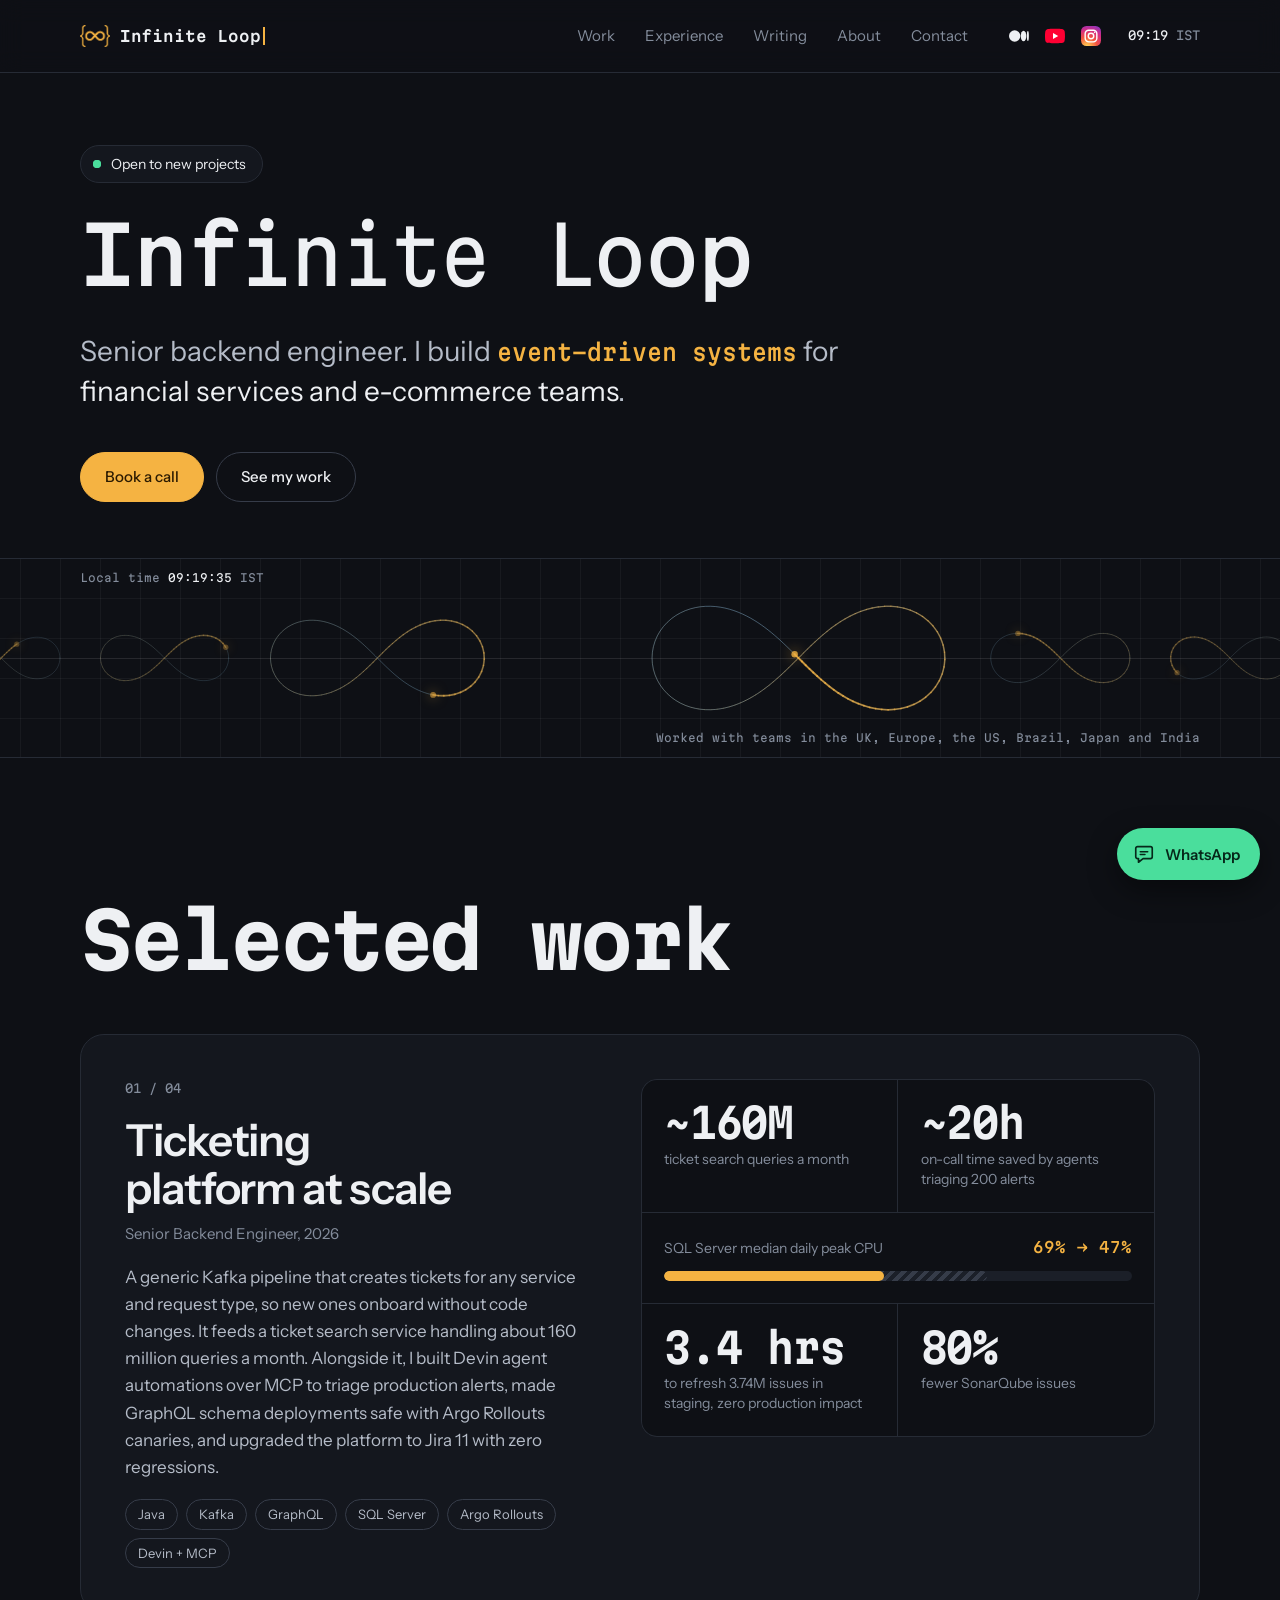
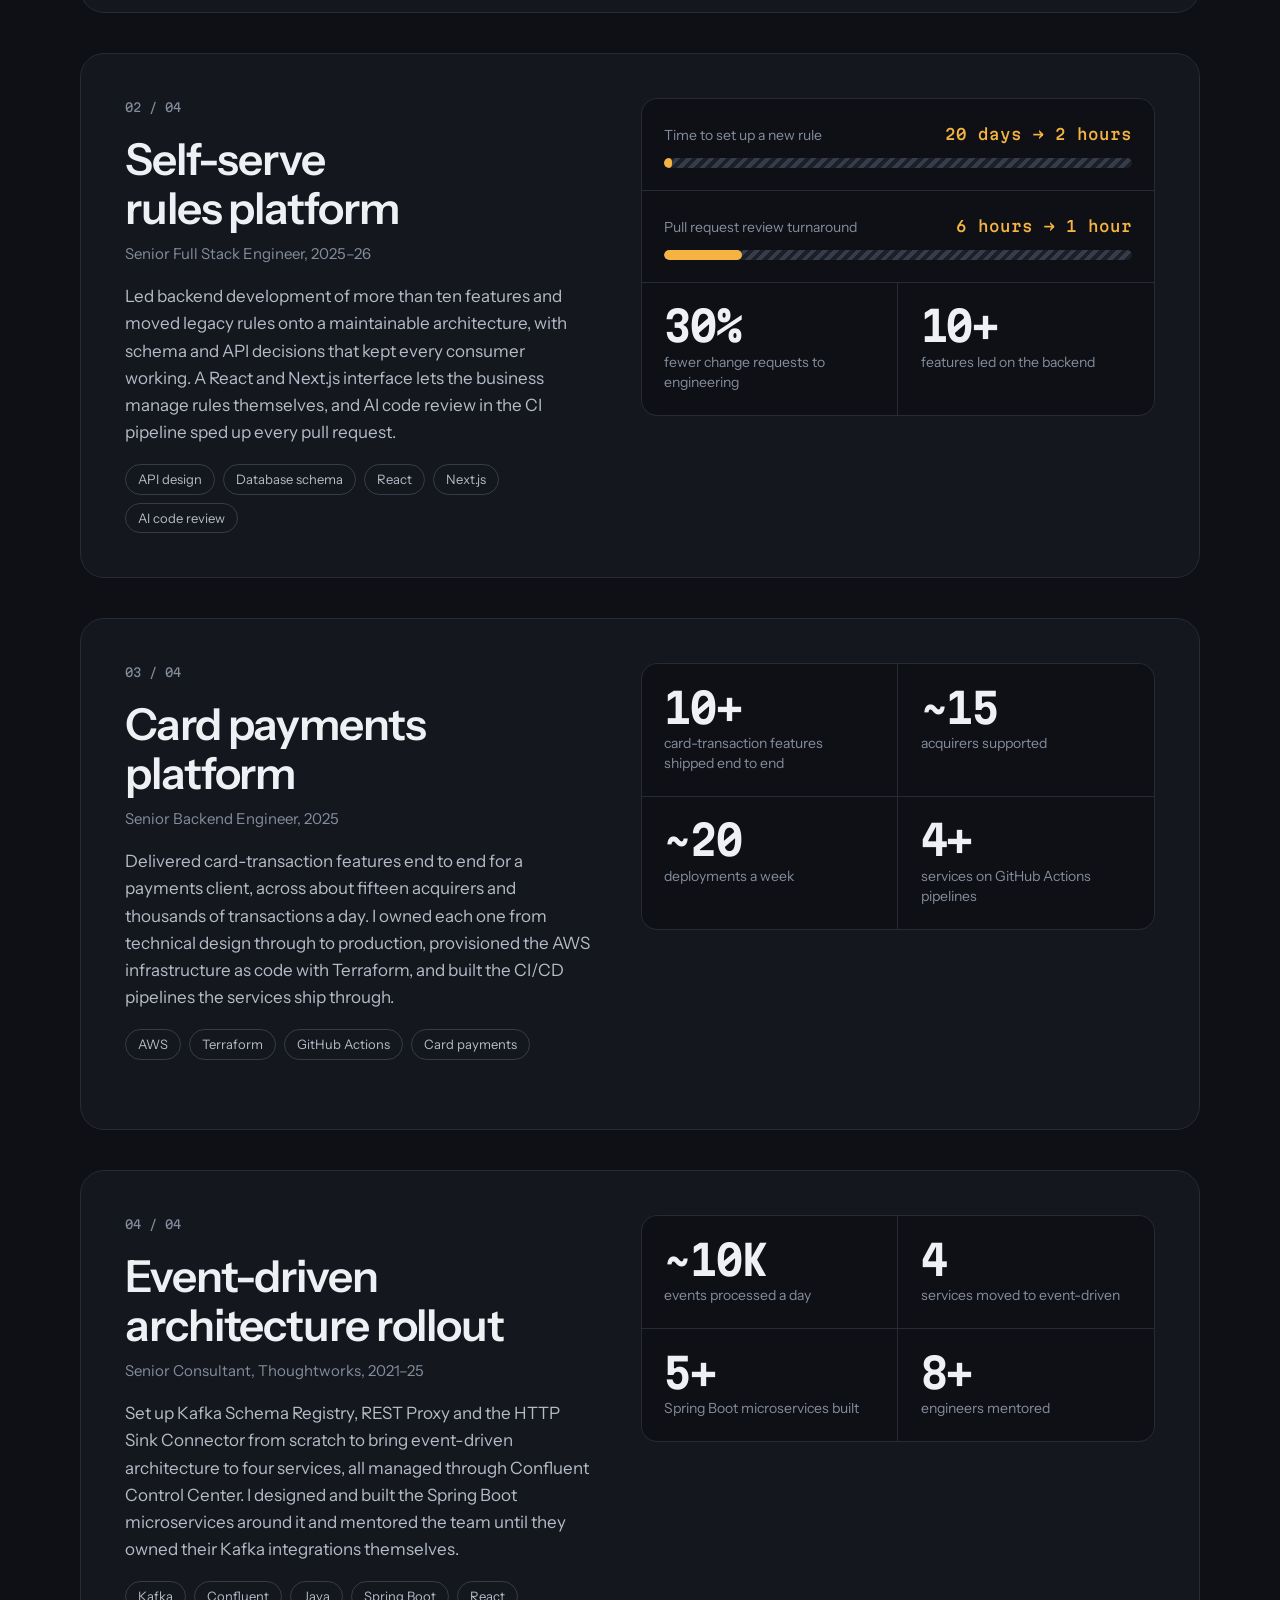
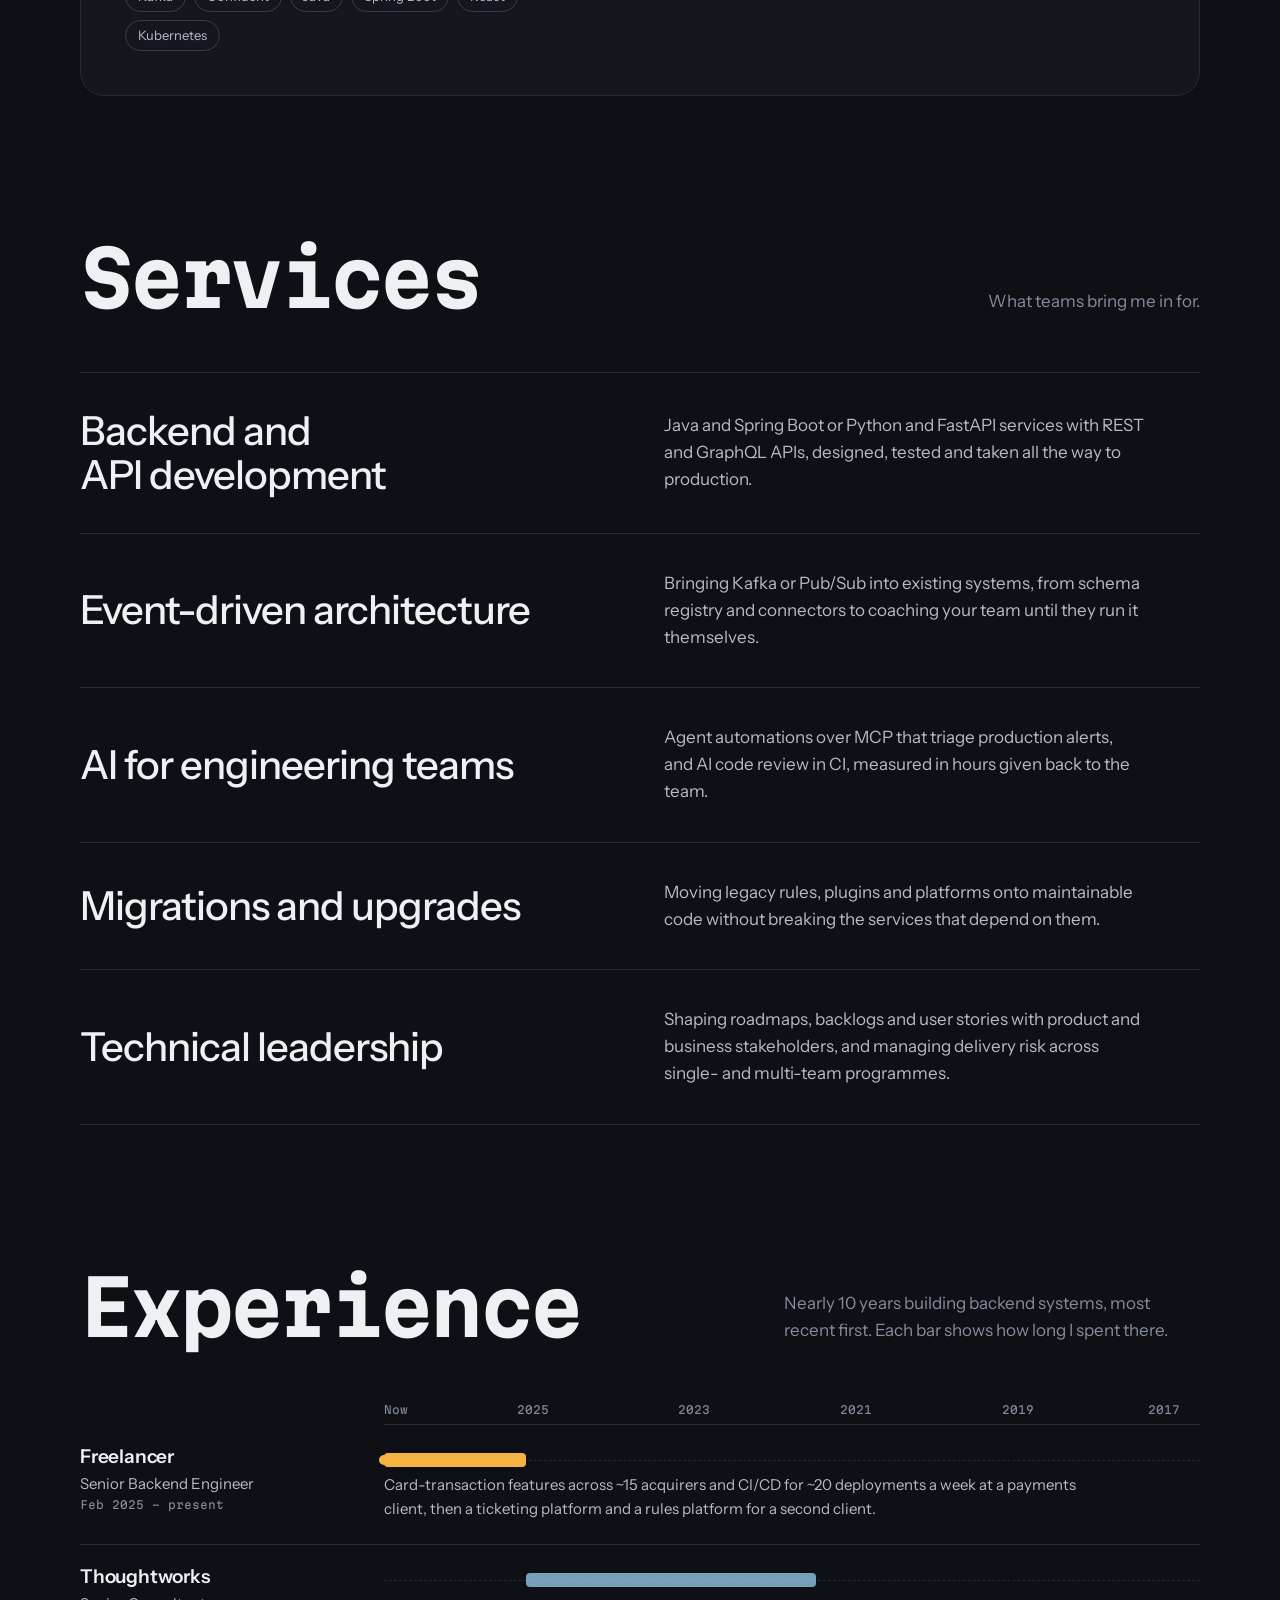
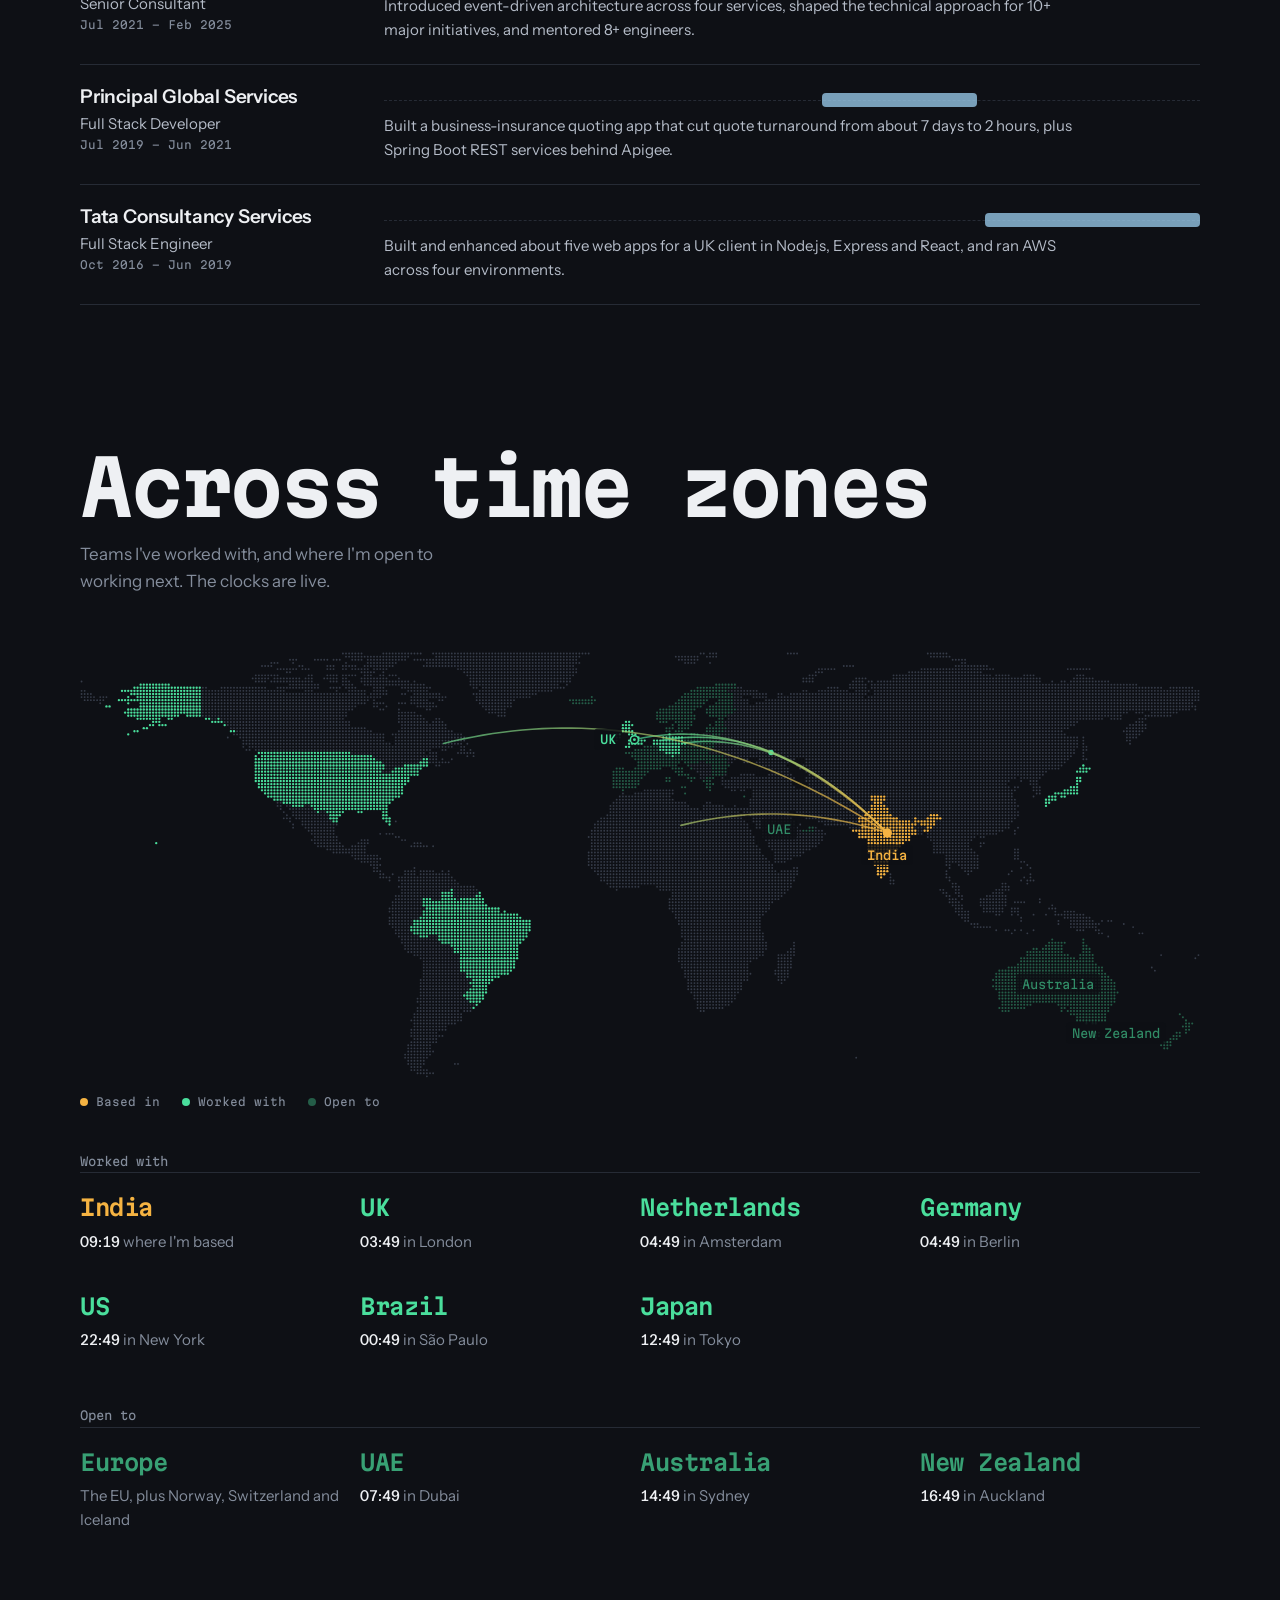
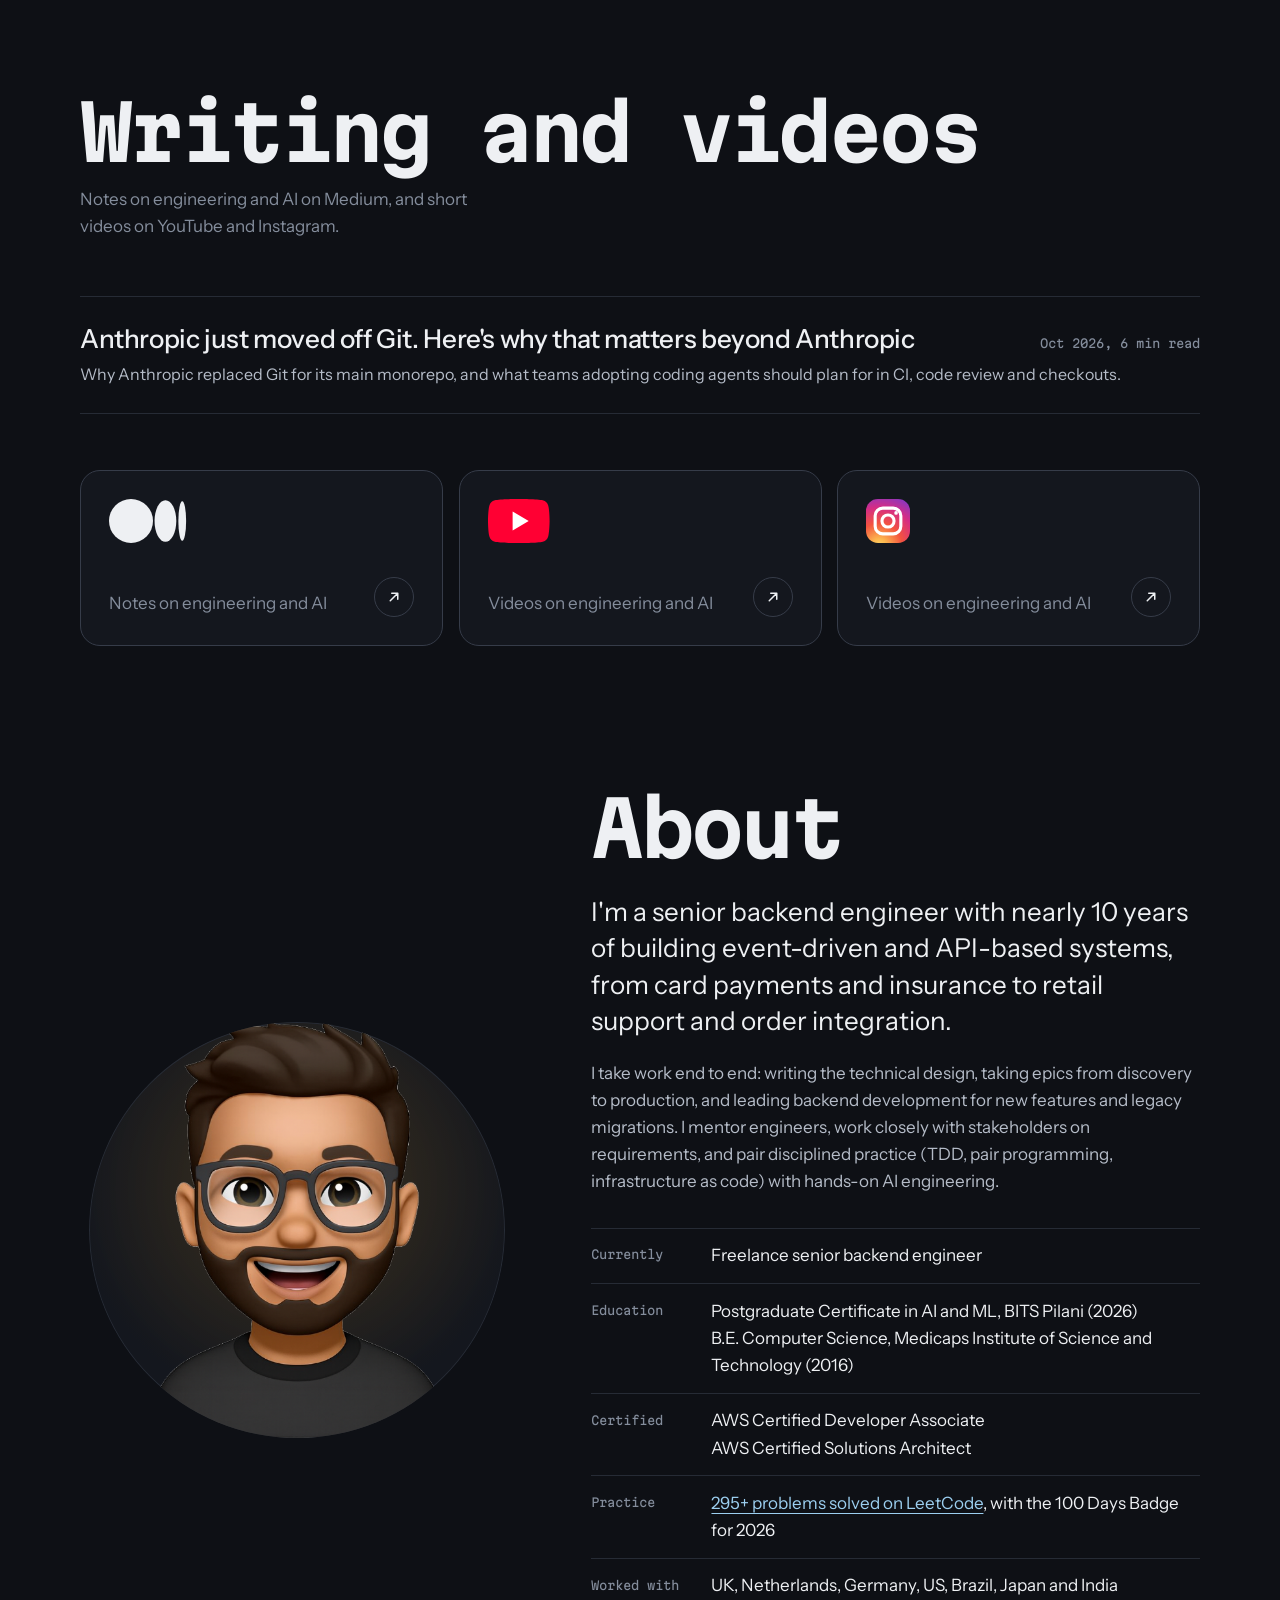
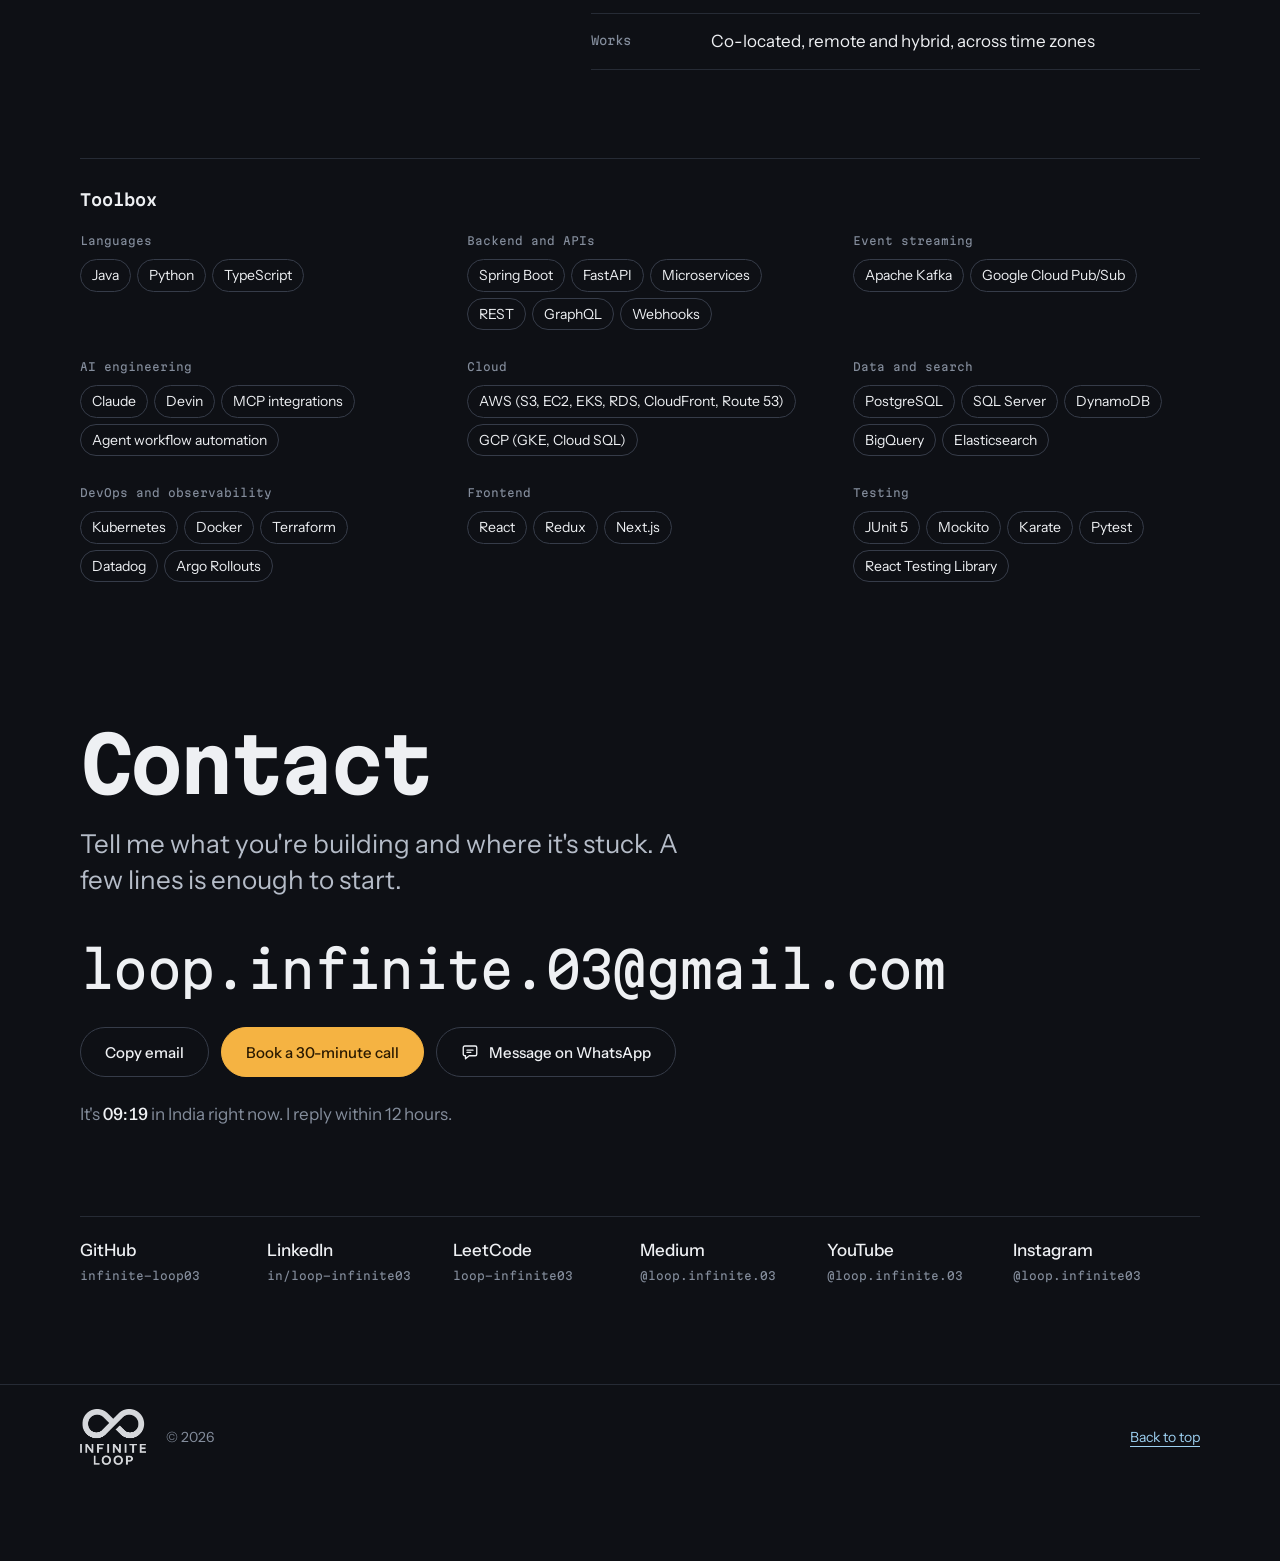
<file: index.html>
<!doctype html>
<html lang="en">
<head>
  <meta charset="utf-8">
  <meta name="viewport" content="width=device-width, initial-scale=1, viewport-fit=cover">
  <title>Infinite Loop</title>
  <meta name="description" content="Infinite Loop, senior backend engineer. Nearly 10 years building event-driven and API-based systems for financial services and e-commerce.">
  <meta name="theme-color" content="#0e1015">
  <link rel="icon" href="favicon.png" type="image/png">
  <link rel="apple-touch-icon" href="assets/apple-touch-icon.png">

  <!-- Link previews (LinkedIn, WhatsApp, X). The image URL must be absolute: switch these to the custom domain once it is connected. -->
  <meta property="og:type" content="website">
  <meta property="og:title" content="Infinite Loop, senior backend engineer">
  <meta property="og:description" content="Nearly 10 years building event-driven and API-based systems for financial services and e-commerce.">
  <meta property="og:url" content="https://infinite-loop03.github.io/">
  <meta property="og:image" content="https://infinite-loop03.github.io/assets/og-image.png">
  <meta property="og:image:width" content="1200">
  <meta property="og:image:height" content="630">
  <meta property="og:image:alt" content="Infinite Loop, senior backend engineer">
  <meta name="twitter:image" content="https://infinite-loop03.github.io/assets/og-image.png">
  <meta name="twitter:card" content="summary_large_image">

  <script>document.documentElement.classList.add("js");</script>
  <link rel="preconnect" href="https://fonts.googleapis.com">
  <link rel="preconnect" href="https://fonts.gstatic.com" crossorigin>
  <link rel="stylesheet" href="https://fonts.googleapis.com/css2?family=Instrument+Sans:ital,wght@0,400..700;1,400..700&family=Martian+Mono:wdth,wght@75..112.5,100..800&display=swap">
  <link rel="stylesheet" href="styles.css">
  <script src="script.js" defer></script>
</head>
<body>
  <a class="skip-link" href="#main">Skip to content</a>

  <header class="site-header">
    <div class="wrap header-inner">
      <a class="logo" href="#top"><img class="logo-mark" src="assets/logo-mark.png" alt="" width="130" height="96"><span class="logo-text">Infinite Loop</span><span class="caret" aria-hidden="true"></span></a>
      <nav aria-label="Main">
        <a href="#work">Work</a>
        <a href="#experience">Experience</a>
        <a href="#media">Writing</a>
        <a href="#about">About</a>
        <a href="#contact">Contact</a>
      </nav>
      <ul class="header-social" aria-label="Writing and videos">
        <li><a href="https://medium.com/@loop.infinite.03" target="_blank" rel="noopener" aria-label="Medium"><svg viewBox="0 0 30 17" aria-hidden="true"><circle cx="8.5" cy="8.5" r="8.5"/><ellipse cx="21.8" cy="8.5" rx="4.2" ry="8"/><ellipse cx="28.3" cy="8.5" rx="1.5" ry="7.6"/></svg></a></li>
        <li><a href="https://www.youtube.com/@loop.infinite.03" target="_blank" rel="noopener" aria-label="YouTube"><svg viewBox="0 0 28 20" aria-hidden="true"><path fill="#ff0033" d="M27.4 3.1A3.5 3.5 0 0 0 24.9.6C22.7 0 14 0 14 0S5.3 0 3.1.6A3.5 3.5 0 0 0 .6 3.1C0 5.3 0 10 0 10s0 4.7.6 6.9a3.5 3.5 0 0 0 2.5 2.5C5.3 20 14 20 14 20s8.7 0 10.9-.6a3.5 3.5 0 0 0 2.5-2.5C28 14.7 28 10 28 10s0-4.7-.6-6.9z"/><path fill="#fff" d="M11.2 14.3 18.5 10l-7.3-4.3z"/></svg></a></li>
        <li><a href="https://www.instagram.com/loop.infinite03/" target="_blank" rel="noopener" aria-label="Instagram"><svg viewBox="0 0 24 24" aria-hidden="true"><defs><radialGradient id="ig-grad-header" cx="0.3" cy="1.07" r="1.3"><stop offset="0" stop-color="#fdd56b"/><stop offset="0.12" stop-color="#fdb94f"/><stop offset="0.4" stop-color="#f3533f"/><stop offset="0.68" stop-color="#d42c86"/><stop offset="1" stop-color="#6f3bd5"/></radialGradient></defs><rect width="24" height="24" rx="6.5" fill="url(#ig-grad-header)"/><rect x="5" y="5" width="14" height="14" rx="4.2" fill="none" stroke="#fff" stroke-width="1.7"/><circle cx="12" cy="12" r="3.3" fill="none" stroke="#fff" stroke-width="1.7"/><circle cx="16.4" cy="7.6" r="1" fill="#fff"/></svg></a></li>
      </ul>
      <span class="header-clock" title="My local time in India"><span data-clock>--:--</span> IST</span>
    </div>
    <div class="progress" aria-hidden="true"><span></span></div>
  </header>

  <main id="main">

    <!-- ================= HERO ================= -->
    <section class="hero" id="top">
      <div class="wrap">
        <p class="hero-status"><span class="pulse" aria-hidden="true"></span>Open to new projects</p>

        <h1 class="name" data-kinetic="name">Infinite Loop</h1>

        <!-- The phrases in data-words (separated by |) cycle in the hero. Keep the first one in the text too. -->
        <p class="role">Senior backend engineer. I build <span class="cycle" data-words="event-driven systems|APIs and microservices|AI agent automations">event-driven systems</span> for <span class="who">financial services and e-commerce teams</span>.</p>

        <div class="hero-actions">
          <a class="btn btn-primary magnetic" href="https://calendly.com/loop-infinite-03/30min" target="_blank" rel="noopener">Book a call</a>
          <a class="btn magnetic" href="#work">See my work</a>
        </div>
      </div>

      <div class="scope" aria-hidden="true">
        <canvas></canvas>
        <div class="wrap scope-readout scope-readout--top">
          <span>Local time <strong data-clock-s>--:--:--</strong> IST</span>
        </div>
        <div class="wrap scope-readout">
          <span></span>
          <span>Worked with teams in the UK, Europe, the US, Brazil, Japan and India</span>
        </div>
      </div>
    </section>

    <!-- ================= SELECTED WORK ================= -->
    <section class="section" id="work" aria-labelledby="work-title">
      <div class="wrap">
        <div class="section-head">
          <h2 class="stretch" id="work-title">Selected work</h2>
        </div>

        <div class="stack">
          <!-- Project 1 -->
          <article class="card" style="--i:0">
            <div class="card-text">
              <span class="card-index">01 / 04</span>
              <h3>Ticketing platform at scale</h3>
              <p class="card-context">Senior Backend Engineer, 2026</p>
              <p>A generic Kafka pipeline that creates tickets for any service and request type, so new ones onboard without code changes. It feeds a ticket search service handling about 160 million queries a month. Alongside it, I built Devin agent automations over MCP to triage production alerts, made GraphQL schema deployments safe with Argo Rollouts canaries, and upgraded the platform to Jira 11 with zero regressions.</p>
              <ul class="tags" aria-label="Tech stack">
                <li>Java</li>
                <li>Kafka</li>
                <li>GraphQL</li>
                <li>SQL Server</li>
                <li>Argo Rollouts</li>
                <li>Devin + MCP</li>
              </ul>
            </div>
            <div class="readout">
              <div class="metric" data-animate>
                <span class="metric-value" data-count="160" data-prefix="~" data-suffix="M">~160M</span>
                <span class="metric-label">ticket search queries a month</span>
              </div>
              <div class="metric" data-animate>
                <span class="metric-value" data-count="20" data-prefix="~" data-suffix="h">~20h</span>
                <span class="metric-label">on-call time saved by agents triaging 200 alerts</span>
              </div>
              <div class="delta" data-animate style="--before:.69; --after:.47">
                <div class="delta-head">
                  <span class="metric-label">SQL Server median daily peak CPU</span>
                  <span class="delta-val">69% → 47%</span>
                </div>
                <div class="delta-bar"><span class="delta-before"></span><span class="delta-after"></span></div>
              </div>
              <div class="metric" data-animate>
                <span class="metric-value" data-count="3.4" data-suffix=" hrs">3.4 hrs</span>
                <span class="metric-label">to refresh 3.74M issues in staging, zero production impact</span>
              </div>
              <div class="metric" data-animate>
                <span class="metric-value" data-count="80" data-suffix="%">80%</span>
                <span class="metric-label">fewer SonarQube issues</span>
              </div>
            </div>
          </article>

          <!-- Project 2 -->
          <article class="card" style="--i:1">
            <div class="card-text">
              <span class="card-index">02 / 04</span>
              <h3>Self-serve rules platform</h3>
              <p class="card-context">Senior Full Stack Engineer, 2025–26</p>
              <p>Led backend development of more than ten features and moved legacy rules onto a maintainable architecture, with schema and API decisions that kept every consumer working. A React and Next.js interface lets the business manage rules themselves, and AI code review in the CI pipeline sped up every pull request.</p>
              <ul class="tags" aria-label="Tech stack">
                <li>API design</li>
                <li>Database schema</li>
                <li>React</li>
                <li>Next.js</li>
                <li>AI code review</li>
              </ul>
            </div>
            <div class="readout">
              <div class="delta" data-animate style="--before:1; --after:.004">
                <div class="delta-head">
                  <span class="metric-label">Time to set up a new rule</span>
                  <span class="delta-val">20 days → 2 hours</span>
                </div>
                <div class="delta-bar"><span class="delta-before"></span><span class="delta-after"></span></div>
              </div>
              <div class="delta" data-animate style="--before:1; --after:.167">
                <div class="delta-head">
                  <span class="metric-label">Pull request review turnaround</span>
                  <span class="delta-val">6 hours → 1 hour</span>
                </div>
                <div class="delta-bar"><span class="delta-before"></span><span class="delta-after"></span></div>
              </div>
              <div class="metric" data-animate>
                <span class="metric-value" data-count="30" data-suffix="%">30%</span>
                <span class="metric-label">fewer change requests to engineering</span>
              </div>
              <div class="metric" data-animate>
                <span class="metric-value" data-count="10" data-suffix="+">10+</span>
                <span class="metric-label">features led on the backend</span>
              </div>
            </div>
          </article>

          <!-- Project 3 -->
          <article class="card" style="--i:2">
            <div class="card-text">
              <span class="card-index">03 / 04</span>
              <h3>Card payments platform</h3>
              <p class="card-context">Senior Backend Engineer, 2025</p>
              <p>Delivered card-transaction features end to end for a payments client, across about fifteen acquirers and thousands of transactions a day. I owned each one from technical design through to production, provisioned the AWS infrastructure as code with Terraform, and built the CI/CD pipelines the services ship through.</p>
              <ul class="tags" aria-label="Tech stack">
                <li>AWS</li>
                <li>Terraform</li>
                <li>GitHub Actions</li>
                <li>Card payments</li>
              </ul>
            </div>
            <div class="readout">
              <div class="metric" data-animate>
                <span class="metric-value" data-count="10" data-suffix="+">10+</span>
                <span class="metric-label">card-transaction features shipped end to end</span>
              </div>
              <div class="metric" data-animate>
                <span class="metric-value" data-count="15" data-prefix="~">~15</span>
                <span class="metric-label">acquirers supported</span>
              </div>
              <div class="metric" data-animate>
                <span class="metric-value" data-count="20" data-prefix="~">~20</span>
                <span class="metric-label">deployments a week</span>
              </div>
              <div class="metric" data-animate>
                <span class="metric-value" data-count="4" data-suffix="+">4+</span>
                <span class="metric-label">services on GitHub Actions pipelines</span>
              </div>
            </div>
          </article>

          <!-- Project 4 -->
          <article class="card" style="--i:3">
            <div class="card-text">
              <span class="card-index">04 / 04</span>
              <h3>Event-driven architecture rollout</h3>
              <p class="card-context">Senior Consultant, Thoughtworks, 2021–25</p>
              <p>Set up Kafka Schema Registry, REST Proxy and the HTTP Sink Connector from scratch to bring event-driven architecture to four services, all managed through Confluent Control Center. I designed and built the Spring Boot microservices around it and mentored the team until they owned their Kafka integrations themselves.</p>
              <ul class="tags" aria-label="Tech stack">
                <li>Kafka</li>
                <li>Confluent</li>
                <li>Java</li>
                <li>Spring Boot</li>
                <li>React</li>
                <li>Kubernetes</li>
              </ul>
            </div>
            <div class="readout">
              <div class="metric" data-animate>
                <span class="metric-value" data-count="10" data-prefix="~" data-suffix="K">~10K</span>
                <span class="metric-label">events processed a day</span>
              </div>
              <div class="metric" data-animate>
                <span class="metric-value" data-count="4">4</span>
                <span class="metric-label">services moved to event-driven</span>
              </div>
              <div class="metric" data-animate>
                <span class="metric-value" data-count="5" data-suffix="+">5+</span>
                <span class="metric-label">Spring Boot microservices built</span>
              </div>
              <div class="metric" data-animate>
                <span class="metric-value" data-count="8" data-suffix="+">8+</span>
                <span class="metric-label">engineers mentored</span>
              </div>
            </div>
          </article>
        </div>
      </div>
    </section>

    <!-- ================= SERVICES ================= -->
    <section class="section" id="services" aria-labelledby="services-title">
      <div class="wrap">
        <div class="section-head">
          <h2 class="stretch" id="services-title">Services</h2>
          <p class="section-note">What teams bring me in for.</p>
        </div>
        <ul class="svc-list">
          <li class="svc">
            <h3>Backend and API development</h3>
            <p>Java and Spring Boot or Python and FastAPI services with REST and GraphQL APIs, designed, tested and taken all the way to production.</p>
          </li>
          <li class="svc">
            <h3>Event-driven architecture</h3>
            <p>Bringing Kafka or Pub/Sub into existing systems, from schema registry and connectors to coaching your team until they run it themselves.</p>
          </li>
          <li class="svc">
            <h3>AI for engineering teams</h3>
            <p>Agent automations over MCP that triage production alerts, and AI code review in CI, measured in hours given back to the team.</p>
          </li>
          <li class="svc">
            <h3>Migrations and upgrades</h3>
            <p>Moving legacy rules, plugins and platforms onto maintainable code without breaking the services that depend on them.</p>
          </li>
          <li class="svc">
            <h3>Technical leadership</h3>
            <p>Shaping roadmaps, backlogs and user stories with product and business stakeholders, and managing delivery risk across single- and multi-team programmes.</p>
          </li>
        </ul>
      </div>
    </section>

    <!-- ================= EXPERIENCE ================= -->
    <section class="section" id="experience" aria-labelledby="experience-title">
      <div class="wrap">
        <div class="section-head">
          <h2 class="stretch" id="experience-title">Experience</h2>
          <p class="section-note">Nearly 10 years building backend systems, most recent first. Each bar shows how long I spent there.</p>
        </div>

        <div class="trace" data-animate>
          <div class="trace-axis" aria-hidden="true">
            <span style="--x:0">Now</span>
            <span style="--x:.182">2025</span>
            <span style="--x:.380">2023</span>
            <span style="--x:.579">2021</span>
            <span style="--x:.777">2019</span>
            <span style="--x:.975">2017</span>
          </div>
          <ol class="trace-rows">
            <li class="span-row is-current" style="--start:.000; --end:.174; --row:0">
              <div class="span-info">
                <h3>Freelancer</h3>
                <p>Senior Backend Engineer <span class="span-dates">Feb 2025 – present</span></p>
              </div>
              <div class="span-track"><span class="span-bar"></span></div>
              <p class="span-note">Card-transaction features across ~15 acquirers and CI/CD for ~20 deployments a week at a payments client, then a ticketing platform and a rules platform for a second client.</p>
            </li>
            <li class="span-row" style="--start:.174; --end:.529; --row:1">
              <div class="span-info">
                <h3>Thoughtworks</h3>
                <p>Senior Consultant <span class="span-dates">Jul 2021 – Feb 2025</span></p>
              </div>
              <div class="span-track"><span class="span-bar"></span></div>
              <p class="span-note">Introduced event-driven architecture across four services, shaped the technical approach for 10+ major initiatives, and mentored 8+ engineers.</p>
            </li>
            <li class="span-row" style="--start:.537; --end:.727; --row:2">
              <div class="span-info">
                <h3>Principal Global Services</h3>
                <p>Full Stack Developer <span class="span-dates">Jul 2019 – Jun 2021</span></p>
              </div>
              <div class="span-track"><span class="span-bar"></span></div>
              <p class="span-note">Built a business-insurance quoting app that cut quote turnaround from about 7 days to 2 hours, plus Spring Boot REST services behind Apigee.</p>
            </li>
            <li class="span-row" style="--start:.736; --end:1.000; --row:3">
              <div class="span-info">
                <h3>Tata Consultancy Services</h3>
                <p>Full Stack Engineer <span class="span-dates">Oct 2016 – Jun 2019</span></p>
              </div>
              <div class="span-track"><span class="span-bar"></span></div>
              <p class="span-note">Built and enhanced about five web apps for a UK client in Node.js, Express and React, and ran AWS across four environments.</p>
            </li>
          </ol>
        </div>
      </div>
    </section>

    <!-- ================= REGIONS ================= -->
    <section class="section" id="regions" aria-labelledby="regions-title">
      <div class="wrap">
        <div class="section-head">
          <h2 class="stretch" id="regions-title">Across time zones</h2>
          <p class="section-note">Teams I've worked with, and where I'm open to working next. The clocks are live.</p>
        </div>

        <!-- Markers sit at data-lat / data-lon. data-pos places the label: n, s, e, w, nw, ne, sw, se (centred if left out).
             Lines are drawn from the .is-home pin to every pin that isn't .is-open. The country colours come from the
             WORLD grid in script.js. -->
        <figure class="map" data-map>
          <canvas class="map-canvas" aria-hidden="true"></canvas>
          <span class="map-pin is-home" data-lat="22.8" data-lon="79.5" data-pos="s" aria-hidden="true">India</span>
          <span class="map-pin" data-lat="52.8" data-lon="-1.8" data-pos="w" aria-hidden="true">UK</span>
          <span class="map-pin" data-lat="52.3" data-lon="5.5" data-pos="n" aria-hidden="true">Netherlands</span>
          <span class="map-pin" data-lat="51.1" data-lon="10.3" data-pos="se" aria-hidden="true">Germany</span>
          <span class="map-pin" data-lat="39" data-lon="-98" data-pos="n" aria-hidden="true">US</span>
          <span class="map-pin" data-lat="-10.7" data-lon="-53.2" data-pos="s" aria-hidden="true">Brazil</span>
          <span class="map-pin" data-lat="37.5" data-lon="137.7" data-pos="e" aria-hidden="true">Japan</span>
          <span class="map-pin is-open" data-lat="-25.8" data-lon="134.3" aria-hidden="true">Australia</span>
          <span class="map-pin is-open" data-lat="-41.6" data-lon="173" data-pos="w" aria-hidden="true">New Zealand</span>
          <span class="map-pin is-open" data-lat="23.9" data-lon="54.2" data-pos="w" aria-hidden="true">UAE</span>
          <figcaption class="sr-only">World map. Lines run from India, where I'm based, to the UK, the Netherlands, Germany, the US, Brazil and Japan, where I've worked with teams. Australia, New Zealand, the UAE and most of Europe are marked as places I'm open to working with.</figcaption>
        </figure>

        <ul class="map-legend" aria-hidden="true">
          <li><span class="swatch swatch--home"></span>Based in</li>
          <li><span class="swatch swatch--worked"></span>Worked with</li>
          <li><span class="swatch swatch--open"></span>Open to</li>
        </ul>

        <div class="regions-groups">
          <div class="regions-group">
            <h3 class="regions-title">Worked with</h3>
            <ul class="regions">
              <li class="region is-home" data-region="0">
                <span class="region-name">India</span>
                <span class="region-meta"><strong data-tz="Asia/Kolkata">--:--</strong> where I'm based</span>
              </li>
              <li class="region" data-region="1">
                <span class="region-name">UK</span>
                <span class="region-meta"><strong data-tz="Europe/London">--:--</strong> in London</span>
              </li>
              <li class="region" data-region="2">
                <span class="region-name">Netherlands</span>
                <span class="region-meta"><strong data-tz="Europe/Amsterdam">--:--</strong> in Amsterdam</span>
              </li>
              <li class="region" data-region="3">
                <span class="region-name">Germany</span>
                <span class="region-meta"><strong data-tz="Europe/Berlin">--:--</strong> in Berlin</span>
              </li>
              <li class="region" data-region="4">
                <span class="region-name">US</span>
                <span class="region-meta"><strong data-tz="America/New_York">--:--</strong> in New York</span>
              </li>
              <li class="region" data-region="5">
                <span class="region-name">Brazil</span>
                <span class="region-meta"><strong data-tz="America/Sao_Paulo">--:--</strong> in São Paulo</span>
              </li>
              <li class="region" data-region="6">
                <span class="region-name">Japan</span>
                <span class="region-meta"><strong data-tz="Asia/Tokyo">--:--</strong> in Tokyo</span>
              </li>
            </ul>
          </div>
          <div class="regions-group">
            <h3 class="regions-title">Open to</h3>
            <ul class="regions regions--open">
              <li class="region">
                <span class="region-name">Europe</span>
                <span class="region-meta">The EU, plus Norway, Switzerland and Iceland</span>
              </li>
              <li class="region">
                <span class="region-name">UAE</span>
                <span class="region-meta"><strong data-tz="Asia/Dubai">--:--</strong> in Dubai</span>
              </li>
              <li class="region">
                <span class="region-name">Australia</span>
                <span class="region-meta"><strong data-tz="Australia/Sydney">--:--</strong> in Sydney</span>
              </li>
              <li class="region">
                <span class="region-name">New Zealand</span>
                <span class="region-meta"><strong data-tz="Pacific/Auckland">--:--</strong> in Auckland</span>
              </li>
            </ul>
          </div>
        </div>
      </div>
    </section>

    <!-- ================= WRITING AND VIDEOS ================= -->
    <section class="section" id="media" aria-labelledby="media-title">
      <div class="wrap">
        <div class="section-head">
          <h2 class="stretch" id="media-title">Writing and videos</h2>
          <p class="section-note">Notes on engineering and AI on Medium, and short videos on YouTube and Instagram.</p>
        </div>

        <!-- Medium posts, newest first. Copy an <li> to add one. -->
        <ol class="post-list">
          <li><a href="https://medium.com/@loop.infinite.03/anthropic-just-moved-off-git-heres-why-that-matters-beyond-anthropic-e8767575a42b" target="_blank" rel="noopener">
            <span class="post-title">Anthropic just moved off Git. Here's why that matters beyond Anthropic</span>
            <span class="post-meta">Oct 2026, 6 min read</span>
            <span class="post-summary">Why Anthropic replaced Git for its main monorepo, and what teams adopting coding agents should plan for in CI, code review and checkouts.</span>
          </a></li>
        </ol>
        <!-- Channels. Each card is one link; the logo stands in for the platform name. -->
        <ul class="soon soon--videos">
          <li class="channel tilt" style="--brand: 238, 240, 243; --brand-ink: #0e1015; --glow: 0.35">
            <a class="channel-link" href="https://medium.com/@loop.infinite.03" target="_blank" rel="noopener" aria-label="Medium, @loop.infinite.03">
              <svg class="channel-logo" viewBox="0 0 30 17" aria-hidden="true"><g fill="#eef0f3"><circle cx="8.5" cy="8.5" r="8.5"/><ellipse cx="21.8" cy="8.5" rx="4.2" ry="8"/><ellipse cx="28.3" cy="8.5" rx="1.5" ry="7.6"/></g></svg>
              <span class="channel-text">Notes on engineering and AI</span>
              <span class="channel-go" aria-hidden="true"><svg viewBox="0 0 24 24"><path d="M7 17 17 7M9 7h8v8" fill="none" stroke="currentColor" stroke-width="2" stroke-linecap="round" stroke-linejoin="round"/></svg></span>
            </a>
          </li>
          <li class="channel tilt" style="--brand: 255, 51, 51">
            <a class="channel-link" href="https://www.youtube.com/@loop.infinite.03" target="_blank" rel="noopener" aria-label="YouTube channel, @loop.infinite.03">
              <svg class="channel-logo" viewBox="0 0 28 20" aria-hidden="true"><path fill="#ff0033" d="M27.4 3.1A3.5 3.5 0 0 0 24.9.6C22.7 0 14 0 14 0S5.3 0 3.1.6A3.5 3.5 0 0 0 .6 3.1C0 5.3 0 10 0 10s0 4.7.6 6.9a3.5 3.5 0 0 0 2.5 2.5C5.3 20 14 20 14 20s8.7 0 10.9-.6a3.5 3.5 0 0 0 2.5-2.5C28 14.7 28 10 28 10s0-4.7-.6-6.9z"/><path fill="#fff" d="M11.2 14.3 18.5 10l-7.3-4.3z"/></svg>
              <span class="channel-text">Videos on engineering and AI</span>
              <span class="channel-go" aria-hidden="true"><svg viewBox="0 0 24 24"><path d="M7 17 17 7M9 7h8v8" fill="none" stroke="currentColor" stroke-width="2" stroke-linecap="round" stroke-linejoin="round"/></svg></span>
            </a>
          </li>
          <li class="channel tilt" style="--brand: 225, 48, 108">
            <a class="channel-link" href="https://www.instagram.com/loop.infinite03/reels/" target="_blank" rel="noopener" aria-label="Instagram, @loop.infinite03">
              <svg class="channel-logo" viewBox="0 0 24 24" aria-hidden="true"><defs><radialGradient id="ig-grad" cx="0.3" cy="1.07" r="1.3"><stop offset="0" stop-color="#fdd56b"/><stop offset="0.12" stop-color="#fdb94f"/><stop offset="0.4" stop-color="#f3533f"/><stop offset="0.68" stop-color="#d42c86"/><stop offset="1" stop-color="#6f3bd5"/></radialGradient></defs><rect width="24" height="24" rx="6.5" fill="url(#ig-grad)"/><rect x="5" y="5" width="14" height="14" rx="4.2" fill="none" stroke="#fff" stroke-width="1.7"/><circle cx="12" cy="12" r="3.3" fill="none" stroke="#fff" stroke-width="1.7"/><circle cx="16.4" cy="7.6" r="1" fill="#fff"/></svg>
              <span class="channel-text">Videos on engineering and AI</span>
              <span class="channel-go" aria-hidden="true"><svg viewBox="0 0 24 24"><path d="M7 17 17 7M9 7h8v8" fill="none" stroke="currentColor" stroke-width="2" stroke-linecap="round" stroke-linejoin="round"/></svg></span>
            </a>
          </li>
        </ul>

        <!-- When you have Shorts and Reels: replace the section's contents with this template
             (tabs for Writing, Shorts and Reels), move the Medium posts into the Writing tab, and fill in the links. -->
        <template id="media-tabs">
        <div class="tabs" role="tablist" aria-label="Writing and videos">
          <button class="tab" type="button" role="tab" id="tab-writing" aria-controls="panel-writing" aria-selected="true">Writing <span class="tab-count">3</span></button>
          <button class="tab" type="button" role="tab" id="tab-shorts" aria-controls="panel-shorts" aria-selected="false" tabindex="-1">Shorts <span class="tab-count">4</span></button>
          <button class="tab" type="button" role="tab" id="tab-reels" aria-controls="panel-reels" aria-selected="false" tabindex="-1">Reels <span class="tab-count">4</span></button>
          <span class="tab-ink" aria-hidden="true"></span>
        </div>

        <div class="panel" id="panel-writing" role="tabpanel" aria-labelledby="tab-writing">
          <h3 class="panel-title">On Medium</h3>
          <!-- REPLACE: your 3 best Medium posts. href = the post URL -->
          <ol class="post-list">
            <li><a href="#">
              <span class="post-title">[Post title]</span>
              <span class="post-meta">[Mon YYYY], [x] min read</span>
              <span class="post-summary">[One line on what the reader learns.]</span>
            </a></li>
            <li><a href="#">
              <span class="post-title">[Post title]</span>
              <span class="post-meta">[Mon YYYY], [x] min read</span>
              <span class="post-summary">[One line on what the reader learns.]</span>
            </a></li>
            <li><a href="#">
              <span class="post-title">[Post title]</span>
              <span class="post-meta">[Mon YYYY], [x] min read</span>
              <span class="post-summary">[One line on what the reader learns.]</span>
            </a></li>
          </ol>
          <a class="more" href="https://medium.com/@loop.infinite.03" target="_blank" rel="noopener">All posts on Medium</a>
        </div>

        <div class="panel" id="panel-shorts" role="tabpanel" aria-labelledby="tab-shorts">
          <h3 class="panel-title">YouTube Shorts</h3>
          <!-- REPLACE: 4 Shorts. href = the Short's URL. Swap the play button for <img src="assets/short-1.jpg" alt=""> and remove "placeholder" from the class. -->
          <div class="strip">
            <a class="reel" href="#"><span class="reel-thumb placeholder"><span class="play"><svg viewBox="0 0 24 24" aria-hidden="true"><path d="M8 5.5v13l10.5-6.5z" fill="currentColor"/></svg></span></span><span class="reel-title">[Short title]</span><span class="reel-meta">[x] views</span></a>
            <a class="reel" href="#"><span class="reel-thumb placeholder"><span class="play"><svg viewBox="0 0 24 24" aria-hidden="true"><path d="M8 5.5v13l10.5-6.5z" fill="currentColor"/></svg></span></span><span class="reel-title">[Short title]</span><span class="reel-meta">[x] views</span></a>
            <a class="reel" href="#"><span class="reel-thumb placeholder"><span class="play"><svg viewBox="0 0 24 24" aria-hidden="true"><path d="M8 5.5v13l10.5-6.5z" fill="currentColor"/></svg></span></span><span class="reel-title">[Short title]</span><span class="reel-meta">[x] views</span></a>
            <a class="reel" href="#"><span class="reel-thumb placeholder"><span class="play"><svg viewBox="0 0 24 24" aria-hidden="true"><path d="M8 5.5v13l10.5-6.5z" fill="currentColor"/></svg></span></span><span class="reel-title">[Short title]</span><span class="reel-meta">[x] views</span></a>
          </div>
          <a class="more" href="https://www.youtube.com/@loop.infinite.03" target="_blank" rel="noopener">Channel on YouTube</a>
        </div>

        <div class="panel" id="panel-reels" role="tabpanel" aria-labelledby="tab-reels">
          <h3 class="panel-title">Instagram Reels</h3>
          <!-- REPLACE: 4 Reels. href = the Reel's URL. Swap the play button for <img src="assets/reel-1.jpg" alt=""> and remove "placeholder" from the class. -->
          <div class="strip">
            <a class="reel" href="#"><span class="reel-thumb placeholder"><span class="play"><svg viewBox="0 0 24 24" aria-hidden="true"><path d="M8 5.5v13l10.5-6.5z" fill="currentColor"/></svg></span></span><span class="reel-title">[Reel title]</span><span class="reel-meta">[x] views</span></a>
            <a class="reel" href="#"><span class="reel-thumb placeholder"><span class="play"><svg viewBox="0 0 24 24" aria-hidden="true"><path d="M8 5.5v13l10.5-6.5z" fill="currentColor"/></svg></span></span><span class="reel-title">[Reel title]</span><span class="reel-meta">[x] views</span></a>
            <a class="reel" href="#"><span class="reel-thumb placeholder"><span class="play"><svg viewBox="0 0 24 24" aria-hidden="true"><path d="M8 5.5v13l10.5-6.5z" fill="currentColor"/></svg></span></span><span class="reel-title">[Reel title]</span><span class="reel-meta">[x] views</span></a>
            <a class="reel" href="#"><span class="reel-thumb placeholder"><span class="play"><svg viewBox="0 0 24 24" aria-hidden="true"><path d="M8 5.5v13l10.5-6.5z" fill="currentColor"/></svg></span></span><span class="reel-title">[Reel title]</span><span class="reel-meta">[x] views</span></a>
          </div>
          <a class="more" href="https://www.instagram.com/loop.infinite03/" target="_blank" rel="noopener">Profile on Instagram</a>
        </div>
        </template>
      </div>
    </section>

    <!-- ================= ABOUT ================= -->
    <section class="section" id="about" aria-labelledby="about-title">
      <div class="wrap">
        <div class="about">
          <img class="about-photo about-avatar tilt" src="assets/avatar.png" alt="Infinite Loop's avatar" width="640" height="640" loading="lazy">
          <div class="about-body">
            <h2 class="stretch" id="about-title">About</h2>
            <p class="about-lead">I'm a senior backend engineer with nearly 10 years of building event-driven and API-based systems, from card payments and insurance to retail support and order integration.</p>
            <p>I take work end to end: writing the technical design, taking epics from discovery to production, and leading backend development for new features and legacy migrations. I mentor engineers, work closely with stakeholders on requirements, and pair disciplined practice (TDD, pair programming, infrastructure as code) with hands-on AI engineering.</p>
            <dl class="spec">
              <dt>Currently</dt>
              <dd>Freelance senior backend engineer</dd>
              <dt>Education</dt>
              <dd>Postgraduate Certificate in AI and ML, BITS Pilani (2026)<br>B.E. Computer Science, Medicaps Institute of Science and Technology (2016)</dd>
              <dt>Certified</dt>
              <dd>AWS Certified Developer Associate<br>AWS Certified Solutions Architect</dd>
              <dt>Practice</dt>
              <dd><a href="https://leetcode.com/u/loop-infinite03/" target="_blank" rel="noopener">295+ problems solved on LeetCode</a>, with the 100 Days Badge for 2026</dd>
              <dt>Worked with</dt>
              <dd>UK, Netherlands, Germany, US, Brazil, Japan and India</dd>
              <dt>Works</dt>
              <dd>Co-located, remote and hybrid, across time zones</dd>
            </dl>
          </div>
        </div>

        <div class="toolbox">
          <h3 class="toolbox-title">Toolbox</h3>
          <div class="tool-groups">
            <div class="tool-group"><h4>Languages</h4><ul class="chips"><li>Java</li><li>Python</li><li>TypeScript</li></ul></div>
            <div class="tool-group"><h4>Backend and APIs</h4><ul class="chips"><li>Spring Boot</li><li>FastAPI</li><li>Microservices</li><li>REST</li><li>GraphQL</li><li>Webhooks</li></ul></div>
            <div class="tool-group"><h4>Event streaming</h4><ul class="chips"><li>Apache Kafka</li><li>Google Cloud Pub/Sub</li></ul></div>
            <div class="tool-group"><h4>AI engineering</h4><ul class="chips"><li>Claude</li><li>Devin</li><li>MCP integrations</li><li>Agent workflow automation</li></ul></div>
            <div class="tool-group"><h4>Cloud</h4><ul class="chips"><li>AWS (S3, EC2, EKS, RDS, CloudFront, Route 53)</li><li>GCP (GKE, Cloud SQL)</li></ul></div>
            <div class="tool-group"><h4>Data and search</h4><ul class="chips"><li>PostgreSQL</li><li>SQL Server</li><li>DynamoDB</li><li>BigQuery</li><li>Elasticsearch</li></ul></div>
            <div class="tool-group"><h4>DevOps and observability</h4><ul class="chips"><li>Kubernetes</li><li>Docker</li><li>Terraform</li><li>Datadog</li><li>Argo Rollouts</li></ul></div>
            <div class="tool-group"><h4>Frontend</h4><ul class="chips"><li>React</li><li>Redux</li><li>Next.js</li></ul></div>
            <div class="tool-group"><h4>Testing</h4><ul class="chips"><li>JUnit 5</li><li>Mockito</li><li>Karate</li><li>Pytest</li><li>React Testing Library</li></ul></div>
          </div>
        </div>
      </div>
    </section>

    <!-- ================= CONTACT ================= -->
    <section class="section contact" id="contact" aria-labelledby="contact-title">
      <div class="wrap">
        <h2 class="stretch" id="contact-title">Contact</h2>
        <p class="contact-lede">Tell me what you're building and where it's stuck. A few lines is enough to start.</p>

        <p class="email-big"><a class="email-link" href="mailto:loop.infinite.03@gmail.com"><span id="email" data-kinetic="email">loop.infinite.03@gmail.com</span></a></p>

        <div class="contact-actions">
          <button class="btn magnetic" type="button" id="copy-email">Copy email</button>
          <a class="btn btn-primary magnetic" href="https://calendly.com/loop-infinite-03/30min" target="_blank" rel="noopener">Book a 30-minute call</a>
          <a class="btn btn-wa magnetic" href="https://wa.me/919183500420?text=Hi%20Infinite%20Loop%2C%20I%20found%20you%20through%20your%20website." target="_blank" rel="noopener"><svg viewBox="0 0 24 24" aria-hidden="true"><path d="M5 4h14a2 2 0 0 1 2 2v9a2 2 0 0 1-2 2h-8l-5 4v-4H5a2 2 0 0 1-2-2V6a2 2 0 0 1 2-2z" fill="none" stroke="currentColor" stroke-width="1.8" stroke-linejoin="round"/><path d="M8 9.5h8M8 12.5h5" stroke="currentColor" stroke-width="1.8" stroke-linecap="round"/></svg>Message on WhatsApp</a>
        </div>
        <p class="contact-time">It's <strong data-clock>--:--</strong> in India right now. I reply within 12 hours.</p>

        <!-- Profile links. -->
        <ul class="socials" aria-label="Elsewhere">
          <li><a href="https://github.com/infinite-loop03" target="_blank" rel="noopener">GitHub<span>infinite-loop03</span></a></li>
          <li><a href="https://www.linkedin.com/in/loop-infinite03/" target="_blank" rel="noopener">LinkedIn<span>in/loop-infinite03</span></a></li>
          <li><a href="https://leetcode.com/u/loop-infinite03/" target="_blank" rel="noopener">LeetCode<span>loop-infinite03</span></a></li>
          <li><a href="https://medium.com/@loop.infinite.03" target="_blank" rel="noopener">Medium<span>@loop.infinite.03</span></a></li>
          <li><a href="https://www.youtube.com/@loop.infinite.03" target="_blank" rel="noopener">YouTube<span>@loop.infinite.03</span></a></li>
          <li><a href="https://www.instagram.com/loop.infinite03/" target="_blank" rel="noopener">Instagram<span>@loop.infinite03</span></a></li>
        </ul>
      </div>
    </section>

  </main>

  <footer class="site-footer">
    <div class="wrap footer-inner">
      <span class="footer-brand"><img class="footer-wordmark" src="assets/wordmark.png" alt="Infinite Loop" width="520" height="442" loading="lazy"><span>&copy; <span id="year">2026</span></span></span>
      <a href="#top">Back to top</a>
    </div>
  </footer>

  <a class="wa-float" href="https://wa.me/919183500420?text=Hi%20Infinite%20Loop%2C%20I%20found%20you%20through%20your%20website." target="_blank" rel="noopener" aria-label="Message Infinite Loop on WhatsApp"><svg viewBox="0 0 24 24" aria-hidden="true"><path d="M5 4h14a2 2 0 0 1 2 2v9a2 2 0 0 1-2 2h-8l-5 4v-4H5a2 2 0 0 1-2-2V6a2 2 0 0 1 2-2z" fill="none" stroke="currentColor" stroke-width="1.8" stroke-linejoin="round"/><path d="M8 9.5h8M8 12.5h5" stroke="currentColor" stroke-width="1.8" stroke-linecap="round"/></svg><span class="wa-label">WhatsApp</span></a>
</body>
</html>
</file>
<file: styles.css>
/* Layout: one left-aligned 75rem column. The hero is a huge kinetic name over a
   full-bleed oscilloscope band; projects stack as sticky cards; amber is the signal
   colour throughout. Dark only, by design. */
:root {
  --bg: #0e1015;
  --bg-2: #14171e;
  --bg-3: #1b1f28;
  --line: #262b35;
  --line-2: #363c49;
  --text: #eef0f3;
  --body: #b5bcc8;
  --muted: #848d9c;
  --amber: #f5b342;
  --amber-2: #ffc966;
  --amber-ink: #2b1a00;
  --ice: #9ccff0;
  --green: #4ade9c;
  --grid: rgba(255, 255, 255, 0.045);
  --grid-strong: rgba(255, 255, 255, 0.1);

  --display: "Martian Mono", ui-monospace, SFMono-Regular, Menlo, Consolas, monospace;
  --sans: "Instrument Sans", system-ui, -apple-system, "Segoe UI", Roboto, sans-serif;

  --max: 75rem;
  --gutter: clamp(20px, 4vw, 40px);
  --header-h: 72px;
  --ease: cubic-bezier(0.2, 0.7, 0.2, 1);

  color-scheme: dark;
}

*,
*::before,
*::after { box-sizing: border-box; }

html {
  scroll-behavior: smooth;
  -webkit-text-size-adjust: 100%;
}

body {
  margin: 0;
  overflow-x: clip;
  background: var(--bg);
  color: var(--body);
  font-family: var(--sans);
  font-size: 1.0625rem;
  line-height: 1.6;
  -webkit-font-smoothing: antialiased;
}

img { display: block; max-width: 100%; }
p { margin: 0; }

h1, h2, h3 {
  margin: 0;
  color: var(--text);
  font-weight: 500;
  line-height: 1.1;
  text-wrap: balance;
}
h1, h2 { font-family: var(--display); }
h3 { font-family: var(--sans); }

a {
  color: var(--ice);
  text-decoration-thickness: 1px;
  text-underline-offset: 4px;
  transition: color 0.2s;
}
a:hover { color: var(--text); }

:focus-visible {
  outline: 2px solid var(--amber);
  outline-offset: 3px;
  border-radius: 6px;
}

.wrap {
  max-width: var(--max);
  margin-inline: auto;
  padding-left: max(var(--gutter), env(safe-area-inset-left, 0px));
  padding-right: max(var(--gutter), env(safe-area-inset-right, 0px));
}

.sr-only {
  position: absolute;
  width: 1px;
  height: 1px;
  overflow: hidden;
  clip: rect(0 0 0 0);
  white-space: nowrap;
}

.skip-link {
  position: absolute;
  left: 12px;
  top: -100px;
  z-index: 100;
  padding: 10px 16px;
  border-radius: 999px;
  background: var(--amber);
  color: var(--amber-ink);
  font-weight: 500;
  text-decoration: none;
}
.skip-link:focus { top: 12px; }

/* ---------- Header ---------- */
.site-header {
  position: sticky;
  top: env(safe-area-inset-top, 0px);
  z-index: 50;
  background: rgba(14, 16, 21, 0.86);
  -webkit-backdrop-filter: blur(12px);
  backdrop-filter: blur(12px);
  border-bottom: 1px solid var(--line);
}
.header-inner {
  display: flex;
  flex-wrap: wrap;
  align-items: center;
  gap: 4px 20px;
  min-height: var(--header-h);
  padding-block: 10px;
}
.logo {
  display: inline-flex;
  align-items: center;
  margin-right: auto;
  color: var(--text);
  font-family: var(--display);
  font-size: 0.9375rem;
  font-variation-settings: "wght" 600, "wdth" 100;
  letter-spacing: -0.01em;
  text-decoration: none;
  white-space: pre;
}
.logo-mark {
  width: auto;
  height: 1.375rem;
  margin-right: 10px;
  transition: transform 0.4s var(--ease);
}
.logo:hover .logo-mark { transform: rotate(-8deg) scale(1.08); }
.caret {
  display: none;
  width: 2px;
  height: 1.2em;
  margin-left: 2px;
  background: var(--amber);
}
.logo.is-typing .caret { display: inline-block; }
.logo.is-idle .caret {
  display: inline-block;
  animation: blink 1s steps(1) infinite;
}
@keyframes blink { 50% { opacity: 0; } }

.site-header nav {
  display: flex;
  gap: 2px;
}
.site-header nav a {
  position: relative;
  padding: 8px 14px;
  border-radius: 999px;
  color: var(--muted);
  font-size: 0.9375rem;
  text-decoration: none;
  white-space: nowrap;
  transition: color 0.2s, background-color 0.2s;
}
.site-header nav a:hover { background: var(--bg-3); color: var(--text); }
.site-header nav a[aria-current="true"] { color: var(--text); }
.site-header nav a[aria-current="true"]::after {
  content: "";
  position: absolute;
  left: 50%;
  bottom: 1px;
  width: 4px;
  height: 4px;
  margin-left: -2px;
  border-radius: 50%;
  background: var(--amber);
}
.header-social {
  display: flex;
  gap: 2px;
  margin: 0;
  padding: 0;
  list-style: none;
}
.header-social a {
  display: grid;
  place-items: center;
  width: 34px;
  height: 34px;
  border-radius: 50%;
  color: var(--text);
  fill: currentColor;
  transition: background-color 0.2s, transform 0.2s var(--ease);
}
.header-social a:hover, .header-social a:focus-visible {
  background: var(--bg-3);
  transform: translateY(-1px);
}
.header-social svg { width: 20px; height: 20px; }
/* The band under the hero also shows local time, so the header clock goes first when space runs out. */
@media (max-width: 63.99rem) {
  .header-clock { display: none; }
}
@media (max-width: 55.99rem) {
  .site-header nav a { padding: 8px 10px; }
}
@media (max-width: 47.99rem) {
  .header-inner { column-gap: 8px; }
  .header-social a { width: 30px; height: 30px; }
}
.header-clock {
  color: var(--muted);
  font-family: var(--display);
  font-size: 0.75rem;
  font-variant-numeric: tabular-nums;
}
.header-clock span { color: var(--text); }
.progress {
  position: absolute;
  left: 0;
  right: 0;
  bottom: -1px;
  height: 2px;
}
.progress span {
  display: block;
  height: 100%;
  background: var(--amber);
  transform: scaleX(0);
  transform-origin: 0 50%;
}

/* ---------- Buttons ---------- */
.btn {
  display: inline-flex;
  align-items: center;
  justify-content: center;
  gap: 10px;
  min-height: 50px;
  padding: 0 24px;
  border: 1px solid var(--line-2);
  border-radius: 999px;
  background: transparent;
  color: var(--text);
  font: 500 0.9375rem / 1 var(--sans);
  text-decoration: none;
  cursor: pointer;
  transition: background-color 0.2s, border-color 0.2s, color 0.2s, transform 0.35s var(--ease);
}
.btn:hover { border-color: var(--text); color: var(--text); }
.btn-primary {
  border-color: var(--amber);
  background: var(--amber);
  color: var(--amber-ink);
}
.btn-primary:hover {
  border-color: var(--amber-2);
  background: var(--amber-2);
  color: var(--amber-ink);
}
.btn-sm {
  min-height: 40px;
  padding: 0 18px;
  font-size: 0.875rem;
}

/* ---------- Placeholders (remove the class once real content is in) ---------- */
.placeholder {
  display: grid;
  place-items: center;
  border: 1px dashed var(--line-2);
  background:
    repeating-linear-gradient(135deg, transparent 0 14px, rgba(255, 255, 255, 0.022) 14px 15px),
    var(--bg-3);
  color: var(--muted);
  font-family: var(--display);
  font-size: 0.75rem;
  text-align: center;
}

/* ---------- Hero ---------- */
.hero { padding-top: clamp(2.5rem, 6vw, 4.5rem); }

.hero-status {
  display: inline-flex;
  align-items: center;
  gap: 10px;
  padding: 7px 16px 7px 12px;
  border: 1px solid var(--line);
  border-radius: 999px;
  background: var(--bg-2);
  color: var(--text);
  font-size: 0.875rem;
}
.pulse {
  position: relative;
  width: 8px;
  height: 8px;
  border-radius: 50%;
  background: var(--green);
}
.pulse::after {
  content: "";
  position: absolute;
  inset: 0;
  border-radius: 50%;
  background: var(--green);
  animation: pulse 2s var(--ease) infinite;
}
@keyframes pulse {
  from { transform: scale(1); opacity: 0.7; }
  to { transform: scale(3.2); opacity: 0; }
}

.name {
  margin-top: clamp(1.25rem, 3vw, 2rem);
  color: var(--text);
  font-size: clamp(2.5rem, 6.2vw, 5.75rem);
  font-weight: 400;
  font-variation-settings: "wght" 600, "wdth" 100;
  line-height: 1;
  letter-spacing: -0.03em;
}
.k {
  display: inline-block;
  font-variation-settings: inherit;
}
.k-word { white-space: nowrap; }
.k-in {
  animation: rise 1.1s var(--ease) both;
  animation-delay: calc(var(--d, 0) * 1ms);
}
@keyframes rise {
  from { opacity: 0; transform: translateY(0.45em); }
}

.role {
  max-width: 54rem;
  margin-top: clamp(1.5rem, 3vw, 2.25rem);
  color: var(--body);
  font-size: clamp(1.25rem, 1rem + 1.1vw, 1.75rem);
  line-height: 1.45;
}
.cycle {
  color: var(--amber);
  font-family: var(--display);
  font-size: 0.82em;
  font-variation-settings: "wght" 500, "wdth" 87.5;
  white-space: nowrap;
}
.who { color: var(--text); }

.hero-actions {
  display: flex;
  flex-wrap: wrap;
  gap: 12px;
  margin-top: clamp(1.75rem, 4vw, 2.5rem);
}

/* Oscilloscope band */
.scope {
  position: relative;
  height: clamp(130px, 16vw, 200px);
  margin-top: clamp(2.5rem, 5vw, 3.5rem);
  overflow: hidden;
  border-block: 1px solid var(--line);
  background-color: var(--bg);
  background-image:
    linear-gradient(var(--grid) 1px, transparent 1px),
    linear-gradient(90deg, var(--grid) 1px, transparent 1px);
  background-position: center center;
  background-size: 40px 40px;
}
.scope::before {
  content: "";
  position: absolute;
  left: 0;
  right: 0;
  top: 50%;
  height: 1px;
  background: var(--grid-strong);
}
.scope canvas {
  position: absolute;
  inset: 0;
  width: 100%;
  height: 100%;
}
.scope-readout {
  position: absolute;
  left: 0;
  right: 0;
  bottom: 10px;
  display: flex;
  justify-content: space-between;
  gap: 12px;
  color: var(--muted);
  font-family: var(--display);
  font-size: 0.6875rem;
  font-variant-numeric: tabular-nums;
  pointer-events: none;
}
.scope-readout--top { top: 10px; bottom: auto; }
.scope-readout strong { color: var(--text); font-weight: 400; }

/* ---------- Sections ---------- */
.section {
  padding-top: clamp(5rem, 12vw, 9rem);
  scroll-margin-top: var(--header-h);
}
.section-head {
  display: flex;
  flex-wrap: wrap;
  align-items: flex-end;
  justify-content: space-between;
  gap: 1rem 3rem;
  margin-bottom: clamp(2rem, 5vw, 3.5rem);
}
.stretch {
  color: var(--text);
  font-size: clamp(2.25rem, 1rem + 5vw, 4.75rem);
  font-weight: 400;
  font-variation-settings: "wght" 700, "wdth" 100;
  line-height: 1;
  letter-spacing: -0.04em;
  transition: font-variation-settings 1.2s var(--ease), letter-spacing 1.2s var(--ease);
}
.js .stretch:not(.in) {
  font-variation-settings: "wght" 200, "wdth" 75;
  letter-spacing: 0.02em;
}
.section-note {
  max-width: 26rem;
  color: var(--muted);
}
.more {
  display: inline-block;
  margin-top: 1.5rem;
  font-weight: 500;
}

/* ---------- Work: stacking cards ---------- */
.stack {
  display: flex;
  flex-direction: column;
  gap: clamp(1.25rem, 4vw, 2.5rem);
}
.card {
  --p: 0;
  position: relative;
  isolation: isolate;
  display: grid;
  grid-template-columns: minmax(0, 1fr) minmax(0, 1.1fr);
  gap: clamp(1.5rem, 4vw, 3rem);
  min-height: min(32rem, 74vh);
  padding: clamp(1.25rem, 3.5vw, 2.75rem);
  overflow: hidden;
  border: 1px solid var(--line);
  border-radius: 24px;
  background: var(--bg-2);
  transform: scale(calc(1 - var(--p) * 0.05));
  transform-origin: 50% 0;
}
.card::before {
  content: "";
  position: absolute;
  inset: 0;
  z-index: -1;
  background: radial-gradient(560px circle at var(--mx, 50%) var(--my, 50%), rgba(245, 179, 66, 0.1), transparent 60%);
  opacity: 0;
  transition: opacity 0.35s;
}
.card:hover::before { opacity: 1; }
.card::after {
  content: "";
  position: absolute;
  inset: 0;
  border-radius: inherit;
  background: #000;
  opacity: calc(var(--p) * 0.5);
  pointer-events: none;
}
.card-text {
  display: flex;
  flex-direction: column;
  gap: 1.1rem;
  min-width: 0;
}
.card-index {
  color: var(--muted);
  font-family: var(--display);
  font-size: 0.75rem;
  font-variant-numeric: tabular-nums;
}
.card h3 {
  font-size: clamp(1.75rem, 1.2rem + 2vw, 2.75rem);
  font-weight: 600;
  letter-spacing: -0.025em;
}
.card-text > p { max-width: 32rem; }
.card-result {
  display: flex;
  flex-wrap: wrap;
  align-items: baseline;
  gap: 4px 14px;
  margin: 0;
}
.card-result dt {
  color: var(--muted);
  font-family: var(--display);
  font-size: 0.6875rem;
}
.card-result dd {
  margin: 0;
  color: var(--amber);
  font-family: var(--display);
  font-size: 1rem;
  font-variation-settings: "wght" 500, "wdth" 100;
}
.tags {
  display: flex;
  flex-wrap: wrap;
  gap: 8px;
  margin: 0;
  padding: 0;
  list-style: none;
}
.tags li {
  padding: 4px 12px;
  border: 1px solid var(--line-2);
  border-radius: 999px;
  color: var(--body);
  font-size: 0.8125rem;
}
.card-links {
  display: flex;
  flex-wrap: wrap;
  gap: 10px;
  margin-top: auto;
  padding-top: 0.5rem;
}
.card-shot {
  width: 100%;
  min-height: 16rem;
  border-radius: 16px;
  object-fit: cover;
}
.card-context {
  margin-top: -0.5rem;
  color: var(--muted);
  font-size: 0.9375rem;
}

/* Instrument-style readout of a project's numbers */
.readout {
  display: grid;
  grid-template-columns: repeat(2, minmax(0, 1fr));
  align-self: start;
  gap: 1px;
  min-width: 0;
  overflow: hidden;
  border: 1px solid var(--line);
  border-radius: 16px;
  background: var(--line);
}
.metric,
.delta {
  display: flex;
  flex-direction: column;
  gap: 6px;
  min-width: 0;
  padding: clamp(1rem, 2.2vw, 1.4rem);
  background: var(--bg);
}
.delta { grid-column: 1 / -1; }
.metric-value {
  color: var(--text);
  font-family: var(--display);
  font-size: clamp(1.75rem, 1.2rem + 1.8vw, 2.6rem);
  font-variation-settings: "wght" 600, "wdth" 87.5;
  font-variant-numeric: tabular-nums;
  line-height: 1;
  letter-spacing: -0.03em;
}
.metric-label {
  color: var(--muted);
  font-size: 0.875rem;
  line-height: 1.4;
}
.delta-head {
  display: flex;
  flex-wrap: wrap;
  align-items: baseline;
  justify-content: space-between;
  gap: 4px 16px;
}
.delta-val {
  color: var(--amber);
  font-family: var(--display);
  font-size: 0.9375rem;
  font-variation-settings: "wght" 500, "wdth" 100;
  white-space: nowrap;
}
.delta-bar {
  position: relative;
  height: 10px;
  margin-top: 6px;
  overflow: hidden;
  border-radius: 999px;
  background: var(--bg-3);
}
.delta-before,
.delta-after {
  position: absolute;
  top: 0;
  bottom: 0;
  left: 0;
  border-radius: 999px;
}
.delta-before {
  width: calc(var(--before) * 100%);
  background: repeating-linear-gradient(135deg, var(--line-2) 0 4px, transparent 4px 8px);
}
.delta-after {
  width: max(8px, calc(var(--after) * 100%));
  background: var(--amber);
  transition: width 1.6s var(--ease) 0.2s;
}
.js .delta:not(.in) .delta-after { width: calc(var(--before) * 100%); }

/* ---------- Experience: a trace waterfall ---------- */
.trace {
  --info: 17rem;
  position: relative;
}
.trace-axis {
  position: relative;
  height: 1.5rem;
  margin-left: calc(var(--info) + 2rem);
  border-bottom: 1px solid var(--line);
  color: var(--muted);
  font-family: var(--display);
  font-size: 0.6875rem;
  font-variant-numeric: tabular-nums;
}
.trace-axis span {
  position: absolute;
  left: calc(var(--x) * 100%);
  top: 0;
  transform: translateX(-50%);
}
.trace-axis span:first-child { transform: none; }
.trace-axis span:last-child { transform: translateX(-100%); }
.trace-rows {
  margin: 0;
  padding: 0;
  list-style: none;
}
.span-row {
  display: grid;
  grid-template-columns: var(--info) minmax(0, 1fr);
  column-gap: 2rem;
  row-gap: 0.4rem;
  padding-block: 1.4rem;
  border-bottom: 1px solid var(--line);
}
.span-info { grid-row: 1 / span 2; min-width: 0; }
.span-info h3 {
  font-size: 1.1875rem;
  font-weight: 600;
  letter-spacing: -0.01em;
}
.span-info p {
  margin-top: 4px;
  color: var(--body);
  font-size: 0.9375rem;
}
.span-dates {
  display: block;
  color: var(--muted);
  font-family: var(--display);
  font-size: 0.6875rem;
}
.span-track {
  position: relative;
  grid-column: 2;
  grid-row: 1;
  align-self: start;
  height: 14px;
  margin-top: 6px;
}
.span-track::before {
  content: "";
  position: absolute;
  left: 0;
  right: 0;
  top: 50%;
  border-top: 1px dashed var(--line);
}
.span-bar {
  position: absolute;
  top: 0;
  bottom: 0;
  left: calc(var(--start) * 100%);
  width: calc((var(--end) - var(--start)) * 100%);
  border-radius: 4px;
  background: var(--ice);
  opacity: 0.75;
  transform-origin: 0 50%;
  transition: transform 1s var(--ease) calc(var(--row, 0) * 0.22s);
}
.is-current .span-bar {
  background: var(--amber);
  opacity: 1;
}
.is-current .span-bar::after {
  content: "";
  position: absolute;
  left: -5px;
  top: 50%;
  width: 10px;
  height: 10px;
  margin-top: -5px;
  border-radius: 50%;
  background: var(--amber);
  animation: ring 2s var(--ease) infinite;
}
@keyframes ring {
  from { box-shadow: 0 0 0 0 rgba(245, 179, 66, 0.55); }
  to { box-shadow: 0 0 0 10px rgba(245, 179, 66, 0); }
}
.js .trace:not(.in) .span-bar { transform: scaleX(0); }
.span-note {
  grid-column: 2;
  grid-row: 2;
  max-width: 44rem;
  color: var(--body);
  font-size: 0.9375rem;
}

/* ---------- Toolbox ---------- */
.toolbox {
  margin-top: clamp(3.5rem, 8vw, 5.5rem);
  padding-top: clamp(1.5rem, 3vw, 2rem);
  border-top: 1px solid var(--line);
}
.toolbox-title {
  margin-bottom: 1.5rem;
  font-family: var(--display);
  font-size: 1rem;
  font-weight: 400;
  font-variation-settings: "wght" 600, "wdth" 100;
}
.tool-groups {
  display: grid;
  grid-template-columns: repeat(3, minmax(0, 1fr));
  gap: 1.75rem 2.5rem;
}
.tool-group { min-width: 0; }
.tool-group h4 {
  margin: 0 0 0.6rem;
  color: var(--muted);
  font-family: var(--display);
  font-size: 0.6875rem;
  font-weight: 400;
}
.chips {
  display: flex;
  flex-wrap: wrap;
  gap: 6px;
  margin: 0;
  padding: 0;
  list-style: none;
}
.chips li {
  padding: 4px 11px;
  border: 1px solid var(--line-2);
  border-radius: 999px;
  color: var(--text);
  font-size: 0.875rem;
  transition: border-color 0.2s, color 0.2s;
}

/* ---------- Services ---------- */
.svc-list {
  margin: 0;
  padding: 0;
  list-style: none;
  border-top: 1px solid var(--line);
}
.svc {
  position: relative;
  isolation: isolate;
  display: grid;
  grid-template-columns: minmax(0, 1fr) minmax(0, 1fr);
  align-items: center;
  gap: 0.5rem 3rem;
  padding-block: clamp(1.5rem, 3vw, 2.25rem);
  border-bottom: 1px solid var(--line);
}
.svc::before {
  content: "";
  position: absolute;
  inset: 0 calc(-1 * min(var(--gutter), 20px));
  z-index: -1;
  border-radius: 16px;
  background: var(--bg-2);
  opacity: 0;
  transform: scaleY(0.4);
  transition: transform 0.5s var(--ease), opacity 0.3s;
}
.svc h3 {
  font-size: clamp(1.5rem, 1rem + 2vw, 2.5rem);
  letter-spacing: -0.025em;
  transition: transform 0.5s var(--ease), color 0.3s;
}
.svc p { max-width: 30rem; }

/* ---------- Regions map ---------- */
.map {
  position: relative;
  display: none;
  max-width: 100%;
  margin: 0;
  aspect-ratio: 180 / 69;
}
.js .map { display: block; }
.map-canvas {
  position: absolute;
  inset: 0;
  width: 100%;
  height: 100%;
}
.map-pin {
  position: absolute;
  color: var(--text);
  font-family: var(--display);
  font-size: 0.75rem;
  font-variation-settings: "wght" 500, "wdth" 100;
  white-space: nowrap;
  pointer-events: none;
  padding: 2px 6px;
  border-radius: 4px;
  background: rgba(14, 16, 21, 0.82);
  line-height: 1.4;
  opacity: 0;
  transition: opacity 0.6s var(--ease);
  --tx: -50%;
  --ty: -50%;
  transform: translate(var(--tx), var(--ty));
}
.map-pin.is-shown { opacity: 1; }
.map-pin { color: var(--green); }
.map-pin.is-home { color: var(--amber); }
.map-pin.is-open { color: rgba(74, 222, 156, 0.6); font-variation-settings: "wght" 400, "wdth" 100; }
.map-pin[data-pos="n"]  { --ty: calc(-100% - 12px); }
.map-pin[data-pos="s"]  { --ty: 12px; }
.map-pin[data-pos="e"]  { --tx: 12px; }
.map-pin[data-pos="w"]  { --tx: calc(-100% - 12px); }
.map-pin[data-pos="nw"] { --tx: calc(-100% - 8px); --ty: calc(-100% - 6px); }
.map-pin[data-pos="ne"] { --tx: 8px; --ty: calc(-100% - 6px); }
.map-pin[data-pos="sw"] { --tx: calc(-100% - 8px); --ty: 6px; }
.map-pin[data-pos="se"] { --tx: 8px; --ty: 6px; }

.map-legend {
  display: none;
  flex-wrap: wrap;
  gap: 6px 22px;
  margin: 0.75rem 0 0;
  padding: 0;
  list-style: none;
  color: var(--muted);
  font-family: var(--display);
  font-size: 0.6875rem;
}
.js .map-legend { display: flex; }
.map-legend li {
  display: inline-flex;
  align-items: center;
  gap: 8px;
}
.swatch {
  width: 8px;
  height: 8px;
  border-radius: 50%;
}
.swatch--home { background: var(--amber); }
.swatch--worked { background: var(--green); }
.swatch--open { background: rgba(74, 222, 156, 0.38); }

.regions-groups {
  display: grid;
  gap: clamp(1.75rem, 4vw, 2.5rem);
  margin-top: clamp(1.75rem, 4vw, 2.75rem);
}
.regions-title {
  margin-bottom: 0.25rem;
  color: var(--muted);
  font-family: var(--display);
  font-size: 0.75rem;
  font-weight: 400;
}
.regions {
  display: grid;
  grid-template-columns: repeat(4, minmax(0, 1fr));
  margin: 0;
  padding: 0;
  list-style: none;
  border-top: 1px solid var(--line);
}
.region {
  display: flex;
  flex-direction: column;
  gap: 4px;
  min-width: 0;
  padding: 1.1rem 1rem 1.1rem 0;
  transition: color 0.2s;
}
.region-name {
  color: var(--text);
  font-family: var(--display);
  font-size: clamp(1.125rem, 1rem + 0.6vw, 1.375rem);
  font-variation-settings: "wght" 600, "wdth" 100;
  letter-spacing: -0.02em;
}
.region-name { color: var(--green); }
.region.is-home .region-name { color: var(--amber); }
.regions--open .region-name { color: rgba(74, 222, 156, 0.7); }
.region-meta {
  color: var(--muted);
  font-size: 0.9375rem;
}
.region-meta strong {
  color: var(--text);
  font-weight: 500;
  font-variant-numeric: tabular-nums;
}

/* ---------- Writing and videos ---------- */
.tabs {
  position: relative;
  display: none;
  gap: 4px;
  width: max-content;
  max-width: 100%;
  margin-bottom: clamp(1.5rem, 4vw, 2.5rem);
  padding: 5px;
  border: 1px solid var(--line);
  border-radius: 999px;
  background: var(--bg-2);
}
.js .tabs { display: flex; }
.tab {
  position: relative;
  z-index: 1;
  display: inline-flex;
  align-items: center;
  gap: 8px;
  min-height: 42px;
  padding: 0 18px;
  border: 0;
  border-radius: 999px;
  background: none;
  color: var(--muted);
  font: 500 0.9375rem / 1 var(--sans);
  white-space: nowrap;
  cursor: pointer;
  transition: color 0.3s;
}
.tab:hover { color: var(--text); }
.tab[aria-selected="true"] { color: var(--amber-ink); }
.tab-count {
  font-family: var(--display);
  font-size: 0.6875rem;
  opacity: 0.75;
}
.tab-ink {
  position: absolute;
  top: 5px;
  bottom: 5px;
  left: 0;
  z-index: 0;
  width: 0;
  border-radius: 999px;
  background: var(--amber);
  transition: transform 0.5s var(--ease), width 0.5s var(--ease);
}
.panel + .panel { margin-top: 3rem; }
.js .panel + .panel { margin-top: 0; }
.js .panel { animation: panel-in 0.55s var(--ease); }
@keyframes panel-in {
  from { opacity: 0; transform: translateY(14px); }
}
.panel-title {
  margin-bottom: 1rem;
  color: var(--muted);
  font-size: 1rem;
}
.js .panel-title {
  position: absolute;
  width: 1px;
  height: 1px;
  overflow: hidden;
  clip: rect(0 0 0 0);
}

.post-list {
  margin: 0;
  padding: 0;
  list-style: none;
  border-top: 1px solid var(--line);
}
.post-list a {
  position: relative;
  display: grid;
  grid-template-columns: minmax(0, 1fr) auto;
  align-items: baseline;
  gap: 0.4rem 2rem;
  padding-block: 1.6rem;
  border-bottom: 1px solid var(--line);
  color: inherit;
  text-decoration: none;
}
.post-list a::after {
  content: "";
  position: absolute;
  left: 0;
  right: 0;
  bottom: -1px;
  height: 1px;
  background: var(--amber);
  transform: scaleX(0);
  transform-origin: 0 50%;
  transition: transform 0.7s var(--ease);
}
.post-title {
  color: var(--text);
  font-size: clamp(1.25rem, 1rem + 1vw, 1.625rem);
  font-weight: 500;
  letter-spacing: -0.015em;
  line-height: 1.25;
  transition: color 0.3s, transform 0.5s var(--ease);
}
.post-meta {
  color: var(--muted);
  font-family: var(--display);
  font-size: 0.75rem;
  white-space: nowrap;
}
.post-summary {
  grid-column: 1 / -1;
  font-size: 1rem;
}

.strip {
  display: grid;
  grid-template-columns: repeat(4, minmax(0, 1fr));
  gap: 18px;
}
.reel {
  display: flex;
  flex-direction: column;
  gap: 6px;
  min-width: 0;
  color: var(--body);
  text-decoration: none;
}
.reel-thumb {
  position: relative;
  width: 100%;
  max-width: 100%;
  aspect-ratio: 9 / 16;
  margin-bottom: 6px;
  overflow: hidden;
  border-radius: 18px;
  transition: transform 0.55s var(--ease);
}
.reel-thumb img {
  width: 100%;
  height: 100%;
  object-fit: cover;
}
.play {
  display: grid;
  place-items: center;
  width: 54px;
  height: 54px;
  border: 1px solid var(--line-2);
  border-radius: 50%;
  background: rgba(255, 255, 255, 0.06);
  color: var(--text);
  transition: transform 0.45s var(--ease), background-color 0.3s, color 0.3s, border-color 0.3s;
}
.play svg { width: 22px; height: 22px; margin-left: 2px; }
.reel-title { color: var(--text); font-weight: 500; }
.reel-meta {
  color: var(--muted);
  font-family: var(--display);
  font-size: 0.6875rem;
}

/* Coming soon */
.soon {
  display: grid;
  grid-template-columns: repeat(3, minmax(0, 1fr));
  gap: 16px;
  margin: 0;
  padding: 0;
  list-style: none;
}
.soon--videos {
  grid-template-columns: repeat(3, minmax(0, 1fr));
  margin-top: clamp(2.5rem, 6vw, 3.5rem);
}
.soon-item {
  position: relative;
  display: flex;
  flex-direction: column;
  gap: 6px;
  min-width: 0;
  min-height: 11rem;
  padding: clamp(1.25rem, 2.5vw, 1.75rem);
  overflow: hidden;
  border: 1px dashed var(--line-2);
  border-radius: 20px;
  background: var(--bg-2);
}
.soon-item::after {
  content: "";
  position: absolute;
  inset: 0;
  background: linear-gradient(100deg, transparent 30%, rgba(255, 255, 255, 0.035) 50%, transparent 70%);
  transform: translateX(-100%);
  animation: shimmer 3.2s var(--ease) infinite;
  animation-delay: calc(var(--n, 0) * 0.4s);
  pointer-events: none;
}
.soon-item:nth-child(2) { --n: 1; }
.soon-item:nth-child(3) { --n: 2; }
@keyframes shimmer { 60%, 100% { transform: translateX(100%); } }
.soon-platform {
  color: var(--text);
  font-family: var(--display);
  font-size: clamp(1.25rem, 1rem + 1vw, 1.625rem);
  font-variation-settings: "wght" 600, "wdth" 100;
  letter-spacing: -0.02em;
}
.soon-kind { color: var(--muted); }
.soon-status {
  display: inline-flex;
  align-items: center;
  gap: 8px;
  margin-top: auto;
  padding-top: 1rem;
  color: var(--amber);
  font-family: var(--display);
  font-size: 0.75rem;
}
.soon-dot {
  width: 6px;
  height: 6px;
  border-radius: 50%;
  background: var(--amber);
  animation: blink 1.4s steps(1) infinite;
}

/* Video channel cards: logo-led links with a cursor glow and tilt in the platform's colour */
.channel {
  position: relative;
  min-width: 0;
  border-radius: 20px;
  transform: perspective(900px) rotateX(var(--rx, 0deg)) rotateY(var(--ry, 0deg)) translateY(var(--lift, 0px));
  transition: transform 0.45s var(--ease);
}
.channel:hover, .channel:focus-within { --lift: -4px; }
.channel-link {
  position: relative;
  isolation: isolate;
  display: flex;
  flex-direction: column;
  gap: 1.25rem;
  min-height: 11rem;
  height: 100%;
  padding: clamp(1.25rem, 2.5vw, 1.75rem);
  overflow: hidden;
  border: 1px solid var(--line-2);
  border-radius: inherit;
  background: var(--bg-2);
  color: var(--muted);
  text-decoration: none;
  transition: border-color 0.3s var(--ease), box-shadow 0.3s var(--ease);
}
.channel-link::before {
  content: "";
  position: absolute;
  inset: 0;
  z-index: -1;
  background: radial-gradient(360px circle at var(--mx, 30%) var(--my, 30%), rgba(var(--brand), calc(var(--glow, 1) * 0.16)), transparent 65%);
  opacity: 0;
  transition: opacity 0.35s;
}
.channel-link:hover, .channel-link:focus-visible {
  border-color: rgba(var(--brand), 0.55);
  box-shadow: 0 18px 40px -24px rgba(var(--brand), calc(var(--glow, 1) * 0.7));
  outline: none;
}
.channel-link:hover::before, .channel-link:focus-visible::before { opacity: 1; }
.channel-logo {
  width: auto;
  height: 44px;
  align-self: flex-start;
  transform-origin: 20% 80%;
  transition: transform 0.45s var(--ease), filter 0.45s var(--ease);
}
.channel-link:hover .channel-logo, .channel-link:focus-visible .channel-logo {
  transform: scale(1.12) rotate(-4deg);
  filter: drop-shadow(0 6px 14px rgba(var(--brand), calc(var(--glow, 1) * 0.45)));
}
.channel-text { margin-top: auto; padding-right: 3.5rem; }
.channel-go {
  position: absolute;
  right: clamp(1.25rem, 2.5vw, 1.75rem);
  bottom: clamp(1.25rem, 2.5vw, 1.75rem);
  display: grid;
  place-items: center;
  width: 40px;
  height: 40px;
  border: 1px solid var(--line-2);
  border-radius: 50%;
  color: var(--text);
  transition: background 0.3s var(--ease), border-color 0.3s var(--ease), transform 0.3s var(--ease);
}
.channel-go svg { width: 18px; height: 18px; transition: transform 0.3s var(--ease); }
.channel-link:hover .channel-go, .channel-link:focus-visible .channel-go {
  background: rgb(var(--brand));
  border-color: rgb(var(--brand));
  color: var(--brand-ink, #fff);
  transform: scale(1.08);
}
.channel-link:hover .channel-go svg, .channel-link:focus-visible .channel-go svg { transform: translate(2px, -2px); }

/* ---------- Testimonials ---------- */
.quotes { display: grid; gap: 3rem; }
.js .quotes { gap: 0; }
.quote { margin: 0; max-width: 58rem; }
.js .quote {
  grid-area: 1 / 1;
  opacity: 0;
  visibility: hidden;
  transform: translateY(18px);
  transition: opacity 0.7s var(--ease), transform 0.7s var(--ease), visibility 0.7s;
}
.js .quote.is-active {
  opacity: 1;
  visibility: visible;
  transform: none;
}
.quote blockquote { margin: 0; }
.quote blockquote p {
  color: var(--text);
  font-size: clamp(1.25rem, 0.95rem + 1.4vw, 2.125rem);
  letter-spacing: -0.02em;
  line-height: 1.3;
  text-wrap: pretty;
}
.quote blockquote p::before {
  content: "\201C";
  margin-right: 0.05em;
  color: var(--amber);
}
.quote figcaption {
  display: flex;
  flex-wrap: wrap;
  align-items: center;
  gap: 12px 16px;
  margin-top: 2rem;
}
.avatar {
  display: grid;
  flex: 0 0 auto;
  place-items: center;
  width: 46px;
  height: 46px;
  border: 1px solid var(--line-2);
  border-radius: 50%;
  background: var(--bg-3);
  color: var(--amber);
  font-family: var(--display);
  font-size: 0.75rem;
  font-variation-settings: "wght" 600, "wdth" 100;
}
.quote-who {
  display: flex;
  flex: 1 1 14rem;
  flex-direction: column;
  min-width: 0;
  line-height: 1.4;
}
.quote-name {
  color: var(--text);
  font-weight: 500;
  text-decoration: none;
}
.quote-name:hover { color: var(--amber); }
.quote-who span { color: var(--muted); font-size: 0.9375rem; }
.quote-who .quote-context { font-size: 0.8125rem; }
.quote-source {
  margin-left: auto;
  font-size: 0.875rem;
}
.quote-controls {
  display: none;
  align-items: center;
  gap: 10px;
  margin-top: 2.5rem;
}
.js .quote-controls { display: flex; }
.icon-btn {
  display: grid;
  place-items: center;
  width: 46px;
  height: 46px;
  border: 1px solid var(--line-2);
  border-radius: 50%;
  background: none;
  color: var(--text);
  cursor: pointer;
  transition: border-color 0.2s, background-color 0.2s;
}
.icon-btn:hover { border-color: var(--text); }
.icon-btn svg { width: 20px; height: 20px; }
.quote-bar {
  position: relative;
  width: 120px;
  height: 2px;
  margin-left: 10px;
  overflow: hidden;
  background: var(--line);
}
.quote-bar span {
  position: absolute;
  inset: 0;
  background: var(--amber);
  transform: scaleX(0);
  transform-origin: 0 50%;
}
@keyframes quote-timer { to { transform: scaleX(1); } }
.quote-count {
  color: var(--muted);
  font-family: var(--display);
  font-size: 0.75rem;
  font-variant-numeric: tabular-nums;
}

/* ---------- About ---------- */
.about {
  display: grid;
  grid-template-columns: minmax(0, 5fr) minmax(0, 7fr);
  align-items: center;
  gap: clamp(2rem, 6vw, 5rem);
}
.about:not(:has(.about-photo)) { grid-template-columns: minmax(0, 1fr); }
.about-photo.about-avatar {
  aspect-ratio: 1;
  max-width: 26rem;
  justify-self: center;
  border-radius: 50%;
  object-fit: contain;
  background: radial-gradient(circle at 50% 40%, rgba(245, 179, 66, 0.22), var(--bg-2) 68%);
  box-shadow: inset 0 0 0 1px var(--line);
}
.about-photo {
  width: 100%;
  height: auto;
  max-width: 100%;
  aspect-ratio: 4 / 5;
  border-radius: 24px;
  object-fit: cover;
  transform: perspective(900px) rotateX(var(--rx, 0deg)) rotateY(var(--ry, 0deg));
  transition: transform 0.5s var(--ease);
}
.about-body {
  display: flex;
  flex-direction: column;
  gap: 1.25rem;
  min-width: 0;
}
.about-body .stretch { margin-bottom: 0.5rem; }
.about-lead {
  color: var(--text);
  font-size: clamp(1.25rem, 1rem + 1vw, 1.625rem);
  line-height: 1.4;
}
.spec {
  display: grid;
  grid-template-columns: auto minmax(0, 1fr);
  margin: 0.75rem 0 0;
  border-top: 1px solid var(--line);
}
.spec dt,
.spec dd {
  margin: 0;
  padding-block: 0.85rem;
  border-bottom: 1px solid var(--line);
}
.spec dt {
  padding-right: 2rem;
  padding-top: 1.05rem;
  color: var(--muted);
  font-family: var(--display);
  font-size: 0.75rem;
}
.spec dd { color: var(--text); }

/* ---------- Contact ---------- */
.contact-lede {
  max-width: 40rem;
  margin-top: 1.5rem;
  font-size: clamp(1.25rem, 1rem + 1vw, 1.625rem);
  line-height: 1.4;
}
.email-big {
  margin-top: clamp(1.75rem, 4vw, 2.75rem);
  color: var(--text);
  font-family: var(--display);
  font-size: clamp(1.125rem, 0.4rem + 3.4vw, 3.25rem);
  font-variation-settings: "wght" 400, "wdth" 100;
  line-height: 1.05;
  letter-spacing: -0.035em;
}
.email-link {
  color: inherit;
  text-decoration: none;
}
.email-link:hover { color: var(--amber); }
.contact-actions {
  display: flex;
  flex-wrap: wrap;
  gap: 12px;
  margin-top: 2rem;
}
.contact-time {
  margin-top: 1.5rem;
  color: var(--muted);
}
.contact-time strong {
  color: var(--text);
  font-weight: 500;
  font-variant-numeric: tabular-nums;
}
.socials {
  display: grid;
  grid-template-columns: repeat(6, minmax(0, 1fr));
  margin: clamp(3.5rem, 8vw, 5.5rem) 0 0;
  padding: 0;
  list-style: none;
  border-top: 1px solid var(--line);
}
.socials a {
  display: flex;
  flex-direction: column;
  gap: 2px;
  padding: 1.25rem 1rem 1.25rem 0;
  color: var(--text);
  font-size: 1.0625rem;
  font-weight: 500;
  text-decoration: none;
}
.socials a span {
  color: var(--muted);
  font-family: var(--display);
  font-size: 0.6875rem;
  font-weight: 400;
}
.socials a:hover { color: var(--amber); }
.social-soon {
  display: flex;
  flex-direction: column;
  gap: 2px;
  padding: 1.25rem 1rem 1.25rem 0;
  color: var(--muted);
  font-size: 1.0625rem;
  font-weight: 500;
}
.social-soon span {
  color: var(--muted);
  font-family: var(--display);
  font-size: 0.6875rem;
  font-weight: 400;
}

/* ---------- WhatsApp ---------- */
.btn-wa svg { width: 18px; height: 18px; }
.btn-wa:hover { border-color: var(--green); color: var(--green); }
.wa-float {
  position: fixed;
  right: max(20px, calc(env(safe-area-inset-right, 0px) + 16px));
  bottom: calc(20px + env(safe-area-inset-bottom, 0px));
  z-index: 40;
  display: inline-flex;
  align-items: center;
  gap: 10px;
  height: 52px;
  padding: 0 20px 0 16px;
  border-radius: 999px;
  background: var(--green);
  color: #06281a;
  font: 600 0.9375rem / 1 var(--sans);
  text-decoration: none;
  box-shadow: 0 10px 30px rgba(0, 0, 0, 0.45);
  transition: transform 0.35s var(--ease), background-color 0.2s;
}
.wa-float:hover {
  background: #74e9b4;
  color: #06281a;
  transform: translateY(-3px);
}
.wa-float svg { width: 22px; height: 22px; }
.js .wa-float { animation: wa-in 0.6s var(--ease) 1.8s both; }
@keyframes wa-in {
  from { opacity: 0; transform: translateY(16px) scale(0.9); }
}

/* ---------- Footer ---------- */
.site-footer {
  margin-top: clamp(3rem, 8vw, 5rem);
  border-top: 1px solid var(--line);
}
.footer-inner {
  display: flex;
  flex-wrap: wrap;
  justify-content: space-between;
  gap: 8px 24px;
  padding-block: 24px calc(96px + env(safe-area-inset-bottom, 0px));
  color: var(--muted);
  font-size: 0.875rem;
}
.footer-inner { align-items: center; }
.footer-brand { display: inline-flex; align-items: center; gap: 20px; }
.footer-wordmark { width: auto; height: 56px; opacity: 0.9; }

/* ---------- Hover effects (mouse and trackpad only) ---------- */
@media (hover: hover) and (pointer: fine) {
  .svc:hover::before { opacity: 1; transform: scaleY(1); }
  .svc:hover h3 { color: var(--amber); transform: translateX(14px); }
  .post-list a:hover::after { transform: scaleX(1); }
  .post-list a:hover .post-title { color: var(--amber); transform: translateX(10px); }
  .reel:hover .reel-thumb { transform: translateY(-8px) rotate(-1.2deg); }
  .reel:nth-child(even):hover .reel-thumb { transform: translateY(-8px) rotate(1.2deg); }
  .chips li:hover { border-color: var(--amber); color: var(--amber); }
  .region[data-region]:hover .region-name { color: var(--text); }
  .reel:hover .play {
    border-color: var(--amber);
    background: var(--amber);
    color: var(--amber-ink);
    transform: scale(1.15);
  }
}

/* ---------- Wide, tall screens: cards stick and stack ---------- */
@media (min-width: 64.01rem) and (min-height: 700px) {
  .card {
    position: sticky;
    top: calc(var(--header-h) + 1.5rem + var(--i, 0) * 1.25rem);
  }
}

/* ---------- Narrow screens ---------- */
@media (max-width: 64rem) {
  .card { grid-template-columns: minmax(0, 1fr); min-height: 0; }
  .tool-groups { grid-template-columns: repeat(2, minmax(0, 1fr)); }
  .trace { --info: 13rem; }
}

@media (max-width: 52rem) {
  .svc { grid-template-columns: minmax(0, 1fr); }
  .trace-axis { margin-left: 0; }
  .span-row { grid-template-columns: minmax(0, 1fr); }
  .span-info,
  .span-track,
  .span-note { grid-column: 1; grid-row: auto; }
  .span-track { margin-block: 0.75rem 0.25rem; }
  .about { grid-template-columns: minmax(0, 1fr); }
  .about-photo { max-width: 20rem; }
  .socials { grid-template-columns: repeat(3, minmax(0, 1fr)); }
}

@media (max-width: 47.99rem) {
  :root { --header-h: 108px; }
  .site-header nav {
    order: 3;
    width: calc(100% + 28px);
    margin-inline: -14px;
    overflow-x: auto;
    scrollbar-width: none;
  }
  .site-header nav::-webkit-scrollbar { display: none; }
  .site-header nav a { padding: 8px 10px; font-size: 0.875rem; }
  .card {
    grid-template-columns: minmax(0, 1fr);
    min-height: 0;
  }
  .card-shot { order: -1; min-height: 0; aspect-ratio: 16 / 10; }
  .strip {
    display: flex;
    gap: 14px;
    margin-inline: calc(-1 * var(--gutter));
    padding-inline: var(--gutter);
    overflow-x: auto;
    scroll-padding-inline: var(--gutter);
    scroll-snap-type: x mandatory;
    scrollbar-width: none;
  }
  .strip::-webkit-scrollbar { display: none; }
  .reel {
    flex: 0 0 56%;
    scroll-snap-align: start;
  }
}

@media (max-width: 36rem) {
  .map-pin { display: none; }
  .regions { grid-template-columns: repeat(2, minmax(0, 1fr)); }
  .wa-float { width: 52px; padding: 0; justify-content: center; }
  .wa-label {
    position: absolute;
    width: 1px;
    height: 1px;
    overflow: hidden;
    clip: rect(0 0 0 0);
  }
  .tool-groups { grid-template-columns: minmax(0, 1fr); }
  .soon { grid-template-columns: minmax(0, 1fr); }
  .soon-item { min-height: 0; }
  .post-list a { grid-template-columns: minmax(0, 1fr); }
  .socials { grid-template-columns: repeat(2, minmax(0, 1fr)); }
  .quote-bar { width: 64px; }
}

/* ---------- Reduced motion ---------- */
@media (prefers-reduced-motion: reduce) {
  html { scroll-behavior: auto; }
  *,
  *::before,
  *::after {
    animation-duration: 0.01ms !important;
    animation-iteration-count: 1 !important;
    transition-duration: 0.01ms !important;
  }
  .pulse::after,
  .soon-dot { animation: none; }
  .soon-item::after { display: none; }
  .card { transform: none; }
  .card::after { display: none; }
}
</file>
